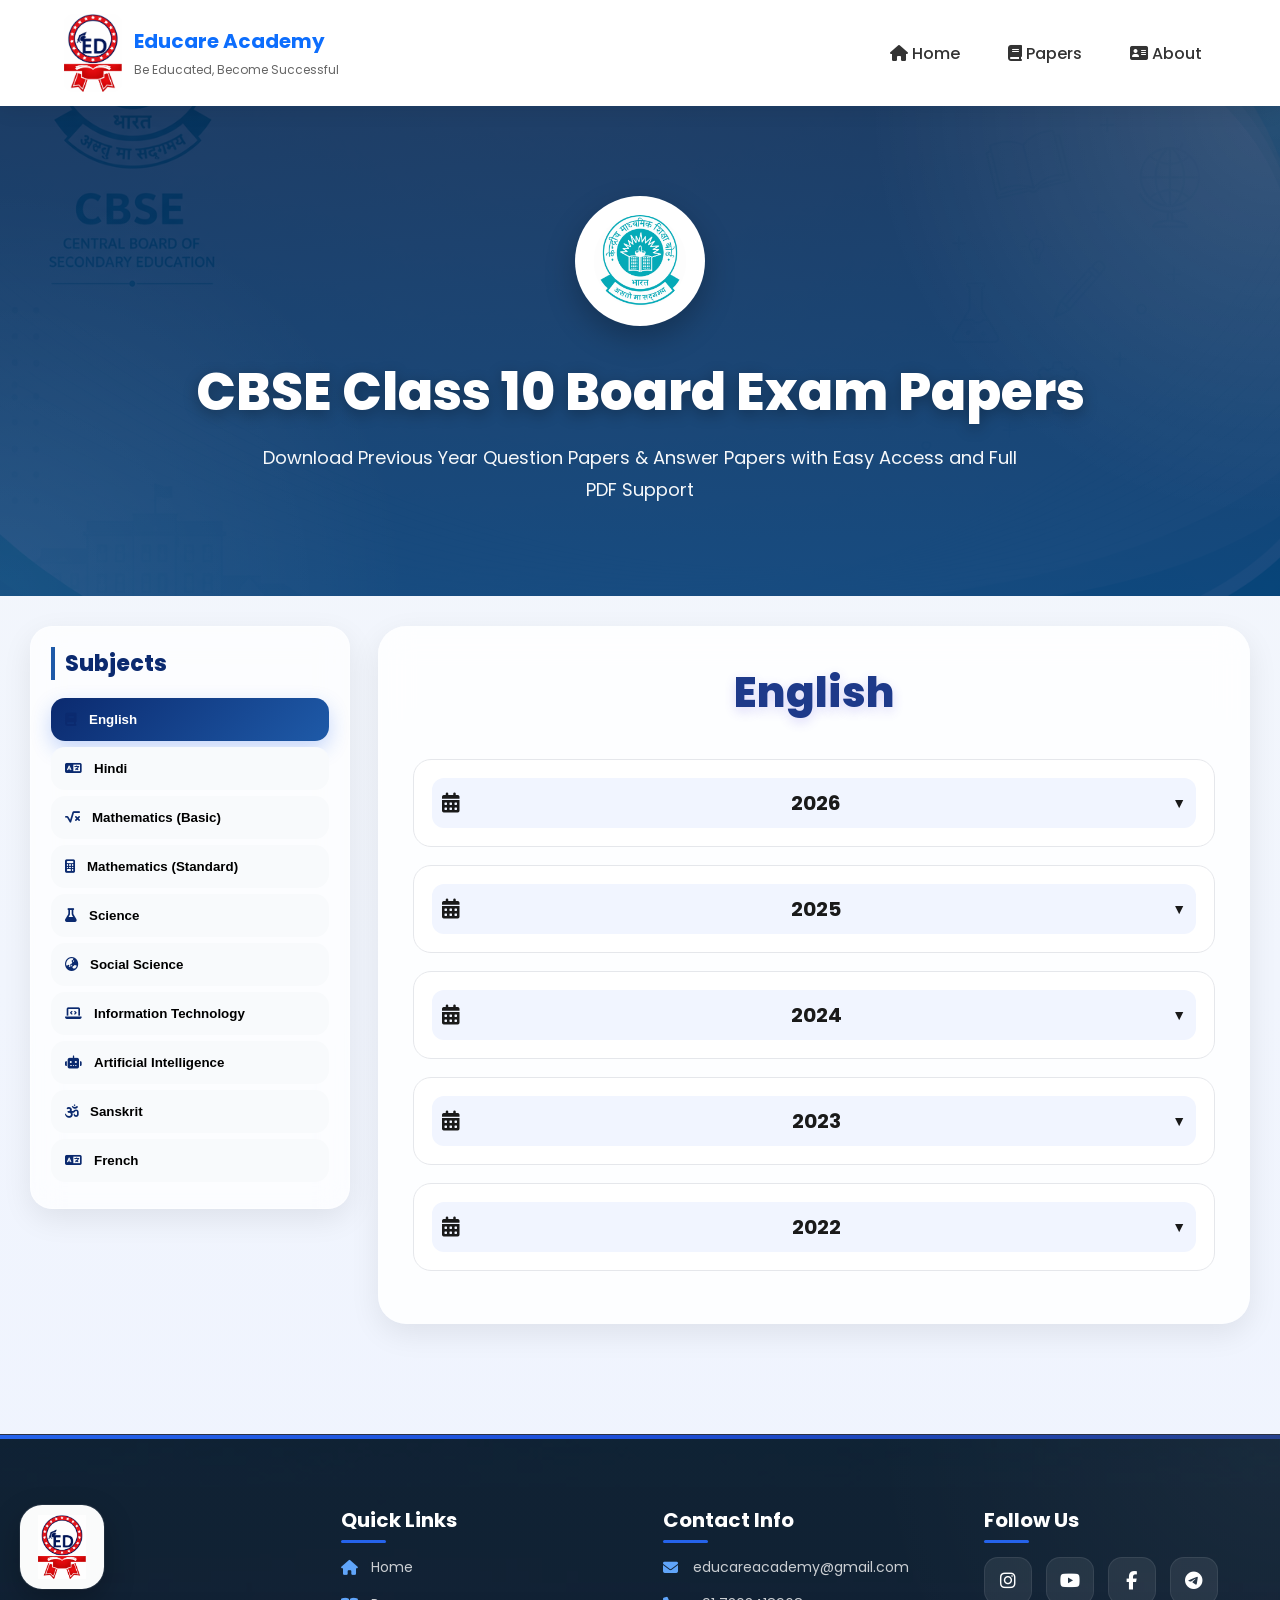
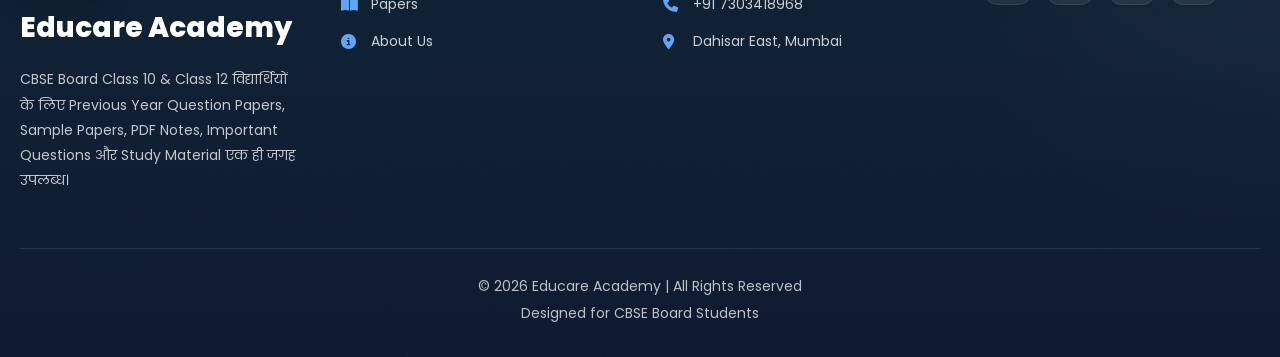
<file: CBSE Board.html>
<!DOCTYPE html>
<html lang="en">

<head>
    <meta charset="UTF-8" />
    <meta name="viewport" content="width=device-width, initial-scale=1.0" />
    <title>CBSE Board Exam Past Papers | CBSE Question Papers PDF | Educare Academy</title>
    <!-- SEO -->
    <meta name="description"
        content="Download CBSE Board exam previous year question papers with solutions, important questions, sample papers, and study material in PDF format. Free CBSE board papers for Class 10 and Class 12 students at Educare Academy." />

    <meta name="keywords"
        content="CBSE board papers, CBSE question papers, class 10 CBSE papers, class 12 CBSE papers, CBSE previous year papers PDF, CBSE board exam papers with solutions, CBSE sample papers, CBSE important questions, CBSE board exam preparation, Educare Academy" />

    <meta name="robots" content="index, follow" />
    <meta name="language" content="English" />
    <meta name="author" content="Ashish Kumbhar" />

    <!-- THEME COLOR -->
    <meta name="theme-color" content="#0d6efd" />

    <!-- FAVICON -->
    <link rel="icon" type="image/png" href="images/logo.png" />

    <!-- APPLE ICON -->
    <link rel="apple-touch-icon" href="images/logo.png" />

    <!-- OPEN GRAPH (SOCIAL SHARING) -->
    <meta property="og:title" content="CBSE Board Exam Past Papers | Educare Academy" />

    <meta property="og:description"
        content="Download CBSE Class 10 and Class 12 previous year question papers with solutions and PDFs for free." />

    <meta property="og:type" content="website" />
    <meta property="og:image" content="images/logo.png" />

    <!-- GOOGLE FONT -->
    <link rel="preconnect" href="https://fonts.googleapis.com" />
    <link rel="preconnect" href="https://fonts.gstatic.com" crossorigin />

    <link href="https://fonts.googleapis.com/css2?family=Poppins:wght@300;400;500;600;700&display=swap"
        rel="stylesheet" />

    <!-- FONT AWESOME -->
    <link rel="stylesheet" href="https://cdnjs.cloudflare.com/ajax/libs/font-awesome/6.6.0/css/all.min.css" />

    <!-- CUSTOM CSS -->
    <link rel="stylesheet" href="CBSE Board.css" />
</head>

<body>
    <!-- NAVBAR -->
    <header class="navbar">
        <a href="index.html" class="logo">
            <img src="images/logo.png" alt="Educare Academy Logo" />
            <div class="logo-text">
                <h2>Educare Academy</h2>
                <span>Be Educated, Become Successful</span>
            </div>
        </a>

        <!-- HAMBURGER -->
        <div class="menu-toggle" id="menuToggle" aria-label="Menu" aria-expanded="false">
            <span></span>
            <span></span>
            <span></span>
        </div>
        <!-- NAV LINKS -->
        <div class="nav-links" id="navLinks">
            <a href="index.html"><i class="fa fa-home"></i> Home</a>
            <a href="#papers"><i class="fa fa-book"></i> Papers</a>
            <a href="#footer"><i class="fa fa-address-card"></i> About</a>
        </div>
    </header>

    <!-- HERO -->
    <div class="hero">

        <!-- CBSE Board Image -->
        <img src="images/cbse-board.png" class="hero-board-img" alt="CBSE Board Logo">

        <h1>CBSE Class 10 Board Exam Papers</h1>

        <p>
            Download Previous Year Question Papers & Answer Papers
            with Easy Access and Full PDF Support
        </p>

    </div>

    <div class="container">
        <!-- SIDEBAR -->
        <div class="sidebar">
            <h3>Subjects</h3>

            <button onclick="loadData('English', this)" class="active">
                <i class="fa fa-book"></i> English
            </button>

            <button onclick="loadData('Hindi', this)">
                <i class="fa fa-language"></i> Hindi
            </button>

            <button onclick="loadData('Mathematics Basic', this)">
                <i class="fa fa-square-root-alt"></i> Mathematics (Basic)
            </button>

            <button onclick="loadData('Mathematics Standard', this)">
                <i class="fa fa-calculator"></i> Mathematics (Standard)
            </button>

            <button onclick="loadData('Science', this)">
                <i class="fa fa-flask"></i> Science
            </button>

            <button onclick="loadData('Social Science', this)">
                <i class="fa fa-globe-asia"></i> Social Science
            </button>

            <button onclick="loadData('Information Technology', this)">
                <i class="fa fa-laptop-code"></i> Information Technology
            </button>

            <button onclick="loadData('Artificial Intelligence', this)">
                <i class="fa fa-robot"></i> Artificial Intelligence
            </button>

            <button onclick="loadData('Sanskrit', this)">
                <i class="fa fa-om"></i> Sanskrit
            </button>

            <button onclick="loadData('French', this)">
                <i class="fa fa-language"></i> French
            </button>
        </div>

        <!-- CONTENT -->
        <div class="content" id="papers">
            <div class="paper-box" id="paperBox"></div>
        </div>

    </div>

    <!-- FOOTER -->
    <footer class="footer" id="footer">
        <div class="footer-content">

            <!-- BRAND -->
            <div class="footer-brand">
                <div class="footer-logo">
                    <img src="images/logo.png" alt="Educare Academy Logo">
                </div>

                <h2>Educare Academy</h2>

                <p>
                    CBSE Board Class 10 & Class 12 विद्यार्थियों के लिए
                    Previous Year Question Papers, Sample Papers,
                    PDF Notes, Important Questions और Study Material
                    एक ही जगह उपलब्ध।
                </p>
            </div>

            <!-- QUICK LINKS -->
            <div class="footer-links">
                <h3>Quick Links</h3>

                <a href="index.html">
                    <i class="fa-solid fa-house"></i>
                    Home
                </a>

                <a href="#papers">
                    <i class="fa-solid fa-book-open"></i>
                    Papers
                </a>

                <a href="#footer">
                    <i class="fa-solid fa-circle-info"></i>
                    About Us
                </a>
            </div>

            <!-- CONTACT -->
            <div class="footer-contact">
                <h3>Contact Info</h3>

                <a href="mailto:educareacademy@gmail.com">
                    <i class="fa-solid fa-envelope"></i>
                    educareacademy@gmail.com
                </a>

                <a href="tel:+917303418968">
                    <i class="fa-solid fa-phone"></i>
                    +91 7303418968
                </a>

                <a href="#">
                    <i class="fa-solid fa-location-dot"></i>
                    Dahisar East, Mumbai
                </a>
            </div>

            <!-- SOCIAL -->
            <div class="footer-social">
                <h3>Follow Us</h3>

                <div class="social-icons">
                    <a href="https://www.instagram.com/prajapati_ashish_21?utm_source=qr&igsh=MWJlMmxheTUxdzZxcg==">
                        <i class="fab fa-instagram"></i>
                    </a>

                    <a href="#">
                        <i class="fab fa-youtube"></i>
                    </a>

                    <a href="#">
                        <i class="fab fa-facebook-f"></i>
                    </a>

                    <a href="#">
                        <i class="fab fa-telegram"></i>
                    </a>
                </div>
            </div>
        </div>

        <!-- COPYRIGHT -->
        <div class="footer-bottom">
            <p>
                © 2026 Educare Academy | All Rights Reserved
            </p>

            <p>
                Designed for CBSE Board Students
            </p>
        </div>
    </footer>

    <script>
        const papers = {
            "English": generateSubjectData("english"),
            "Hindi": generateSubjectData("hindi"),
            "Mathematics Basic": generateSubjectData("maths-basic"),
            "Mathematics Standard": generateSubjectData("maths-standard"),
            "Science": generateSubjectData("science"),
            "Social Science": generateSubjectData("social-science"),
            "Information Technology": generateSubjectData("information-technology"),
            "Artificial Intelligence": generateSubjectData("artificial-intelligence"),
            "Sanskrit": generateSubjectData("sanskrit"),
            "French": generateSubjectData("french")
        };

        function generateSubjectData(subjectSlug) {
            const years = [2026, 2025, 2024, 2023, 2022];
            const data = {};

            years.forEach(year => {
                data[year] = {
                    zip: `zip/${subjectSlug}-${year}-cbse-class-10-question-papers.zip`
                };
            });

            return data;
        }

        // YEAR TOGGLE FUNCTION (IMPORTANT)
        function toggleYear(el) {
            const content = el.nextElementSibling;
            content.classList.toggle("open");

            // arrow rotate
            el.classList.toggle("active");
        }

        // LOAD DATA
        function loadData(subject, element = null) {
            const box = document.getElementById("paperBox");

            let html = `<h1 class="title">${subject}</h1>`;
            const data = papers[subject];

            if (!data) {
                box.innerHTML = `<h2 class="no-data">No Papers Available</h2>`;
                return;
            }

            const years = Object.keys(data).sort((a, b) => b - a);

            years.forEach((year, index) => {
                html += `
        <div class="year">

            <h2 onclick="toggleYear(this)">
                <i class="fa fa-calendar-alt"></i> ${year}
                <span class="arrow">▼</span>
            </h2>

           <div class="year-content">
                <a class="zip-btn" href="${data[year].zip}" download>
                    <i class="fa fa-file-archive"></i>
                    Download ZIP (${year})
                </a>
            </div>

        </div>
        `;
            });

            box.innerHTML = html;

            // ACTIVE BUTTON HANDLING
            document.querySelectorAll(".sidebar button").forEach(btn => {
                btn.classList.remove("active");
            });

            if (element) element.classList.add("active");
        }

        // AUTO LOAD ENGLISH
        window.onload = () => {
            const firstBtn = document.querySelector(".sidebar button");
            loadData("English", firstBtn);
        };
    </script>


    <script>

        const menuToggle = document.getElementById("menuToggle");
        const navLinks = document.getElementById("navLinks");

        menuToggle.addEventListener("click", () => {
            menuToggle.classList.toggle("active");
            navLinks.classList.toggle("active");

            const expanded = menuToggle.getAttribute("aria-expanded") === "true";
            menuToggle.setAttribute("aria-expanded", !expanded);
        });

        // close on click
        document.querySelectorAll(".nav-links a").forEach((link) => {
            link.addEventListener("click", () => {
                menuToggle.classList.remove("active");
                navLinks.classList.remove("active");
                menuToggle.setAttribute("aria-expanded", false);
            });
        });
    </script>

    <script src="js/disable.js"></script>
</body>

</html>
</file>
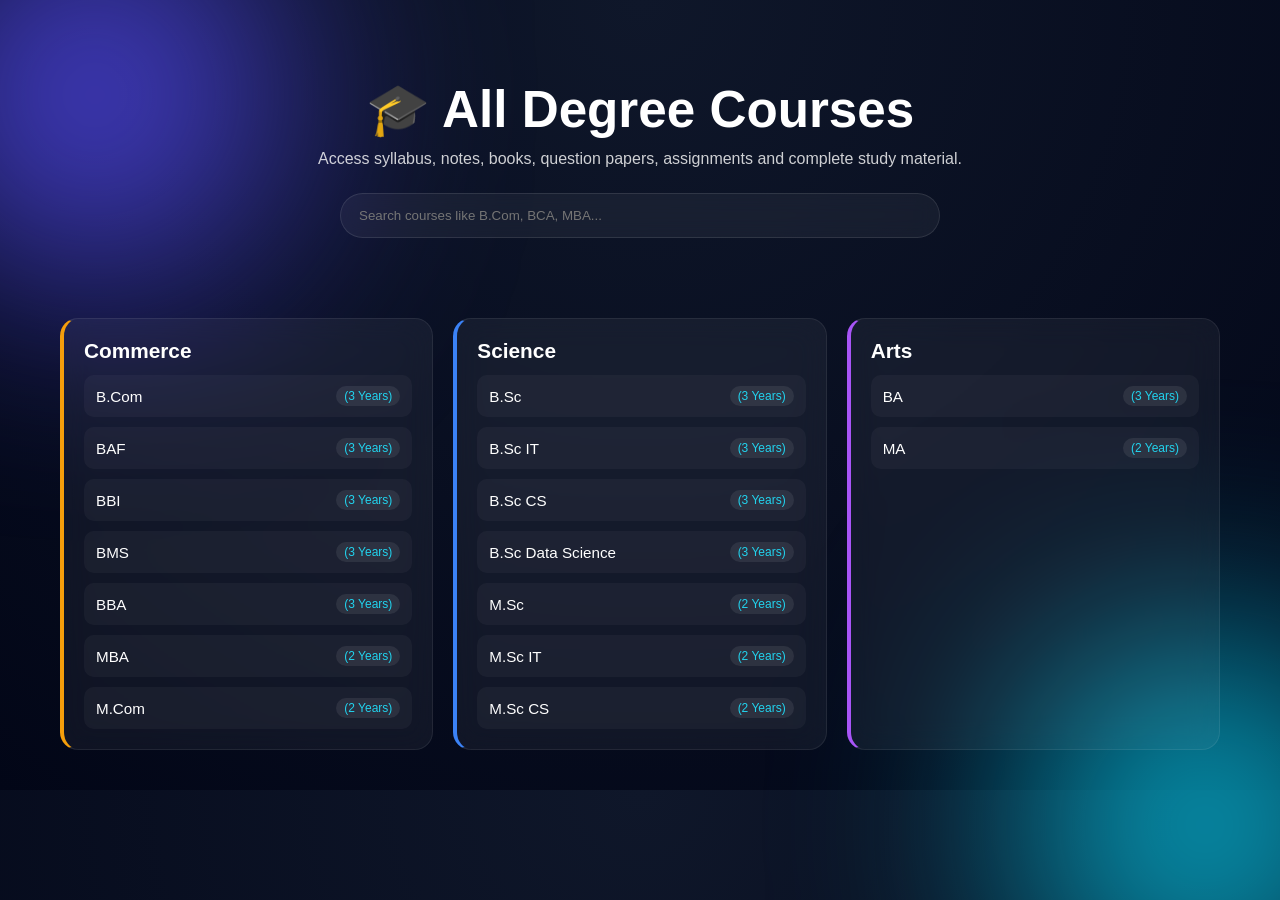
<file: degree-courses.html>
<!DOCTYPE html>
<html lang="en">

<head>
    <meta charset="UTF-8">
    <meta name="viewport" content="width=device-width, initial-scale=1.0">

    <title>All Degree Courses | Notes, Syllabus, Books</title>
    <meta name="description"
        content="Explore all Degree Courses like B.Com, B.Sc, BCA, MBA, Engineering, Medical with syllabus, notes, question papers and study material.">
    <meta name="keywords" content="degree courses, BCom, BSc, BCA, MBA, engineering courses, study material">
    <meta name="author" content="Degree Study Hub">

    <!-- Open Graph SEO -->
    <meta property="og:title" content="All Degree Courses">
    <meta property="og:description" content="Find syllabus, notes, books, question papers for all degree courses.">
    <meta property="og:type" content="website">

    <link rel="stylesheet" href="degree.css">
</head>

<body>

    <main>

        <!-- HEADER -->
        <section class="degree-header">
            <h1>🎓 All Degree Courses</h1>

            <p>
                Access syllabus, notes, books, question papers, assignments and complete study material.
            </p>

            <input type="text" id="courseSearch" placeholder="Search courses like B.Com, BCA, MBA...">
        </section>

        <!-- GRID -->
        <section class="degree-grid" id="courseGrid">

            <!-- Commerce -->
            <article class="degree-box" data-category="commerce">
                <h2>Commerce</h2>

                <a href="Degree/Commerce/bcom.html">B.Com <span class="year">(3 Years)</span></a>
                <a href="Degree/Commerce/baf.html">BAF <span class="year">(3 Years)</span></a>
                <a href="Degree/Commerce/bbi.html">BBI <span class="year">(3 Years)</span></a>
                <a href="Degree/Commerce/bms.html">BMS <span class="year">(3 Years)</span></a>
                <a href="Degree/Commerce/bba.html">BBA <span class="year">(3 Years)</span></a>
                <a href="Degree/Commerce/mba.html">MBA <span class="year">(2 Years)</span></a>
                <a href="Degree/Commerce/mcom.html">M.Com <span class="year">(2 Years)</span></a>
            </article>

            <!-- Science -->
            <article class="degree-box" data-category="science">
                <h2>Science</h2>

                <a href="Degree/Science/bsc.html">B.Sc <span class="year">(3 Years)</span></a>
                <a href="Degree/Science/bscit.html">B.Sc IT <span class="year">(3 Years)</span></a>
                <a href="Degree/Science/bsccs.html">B.Sc CS <span class="year">(3 Years)</span></a>
                <a href="Degree/Science/bscds.html">B.Sc Data Science <span class="year">(3 Years)</span></a>
                <a href="Degree/Science/msc.html">M.Sc <span class="year">(2 Years)</span></a>
                <a href="Degree/Science/mscit.html">M.Sc IT <span class="year">(2 Years)</span></a>
                <a href="Degree/Science/msccs.html">M.Sc CS <span class="year">(2 Years)</span></a>
            </article>

            <!-- Arts -->
            <article class="degree-box" data-category="arts">
                <h2>Arts</h2>

                <a href="Degree/Arts/ba.html">BA <span class="year">(3 Years)</span></a>
                <a href="Degree/Arts/ma.html">MA <span class="year">(2 Years)</span></a>
            </article>
        </section>

    </main>

    <script src="degree.js"></script>
    <script src="js/disable.js"></script>

</body>

</html>
</file>
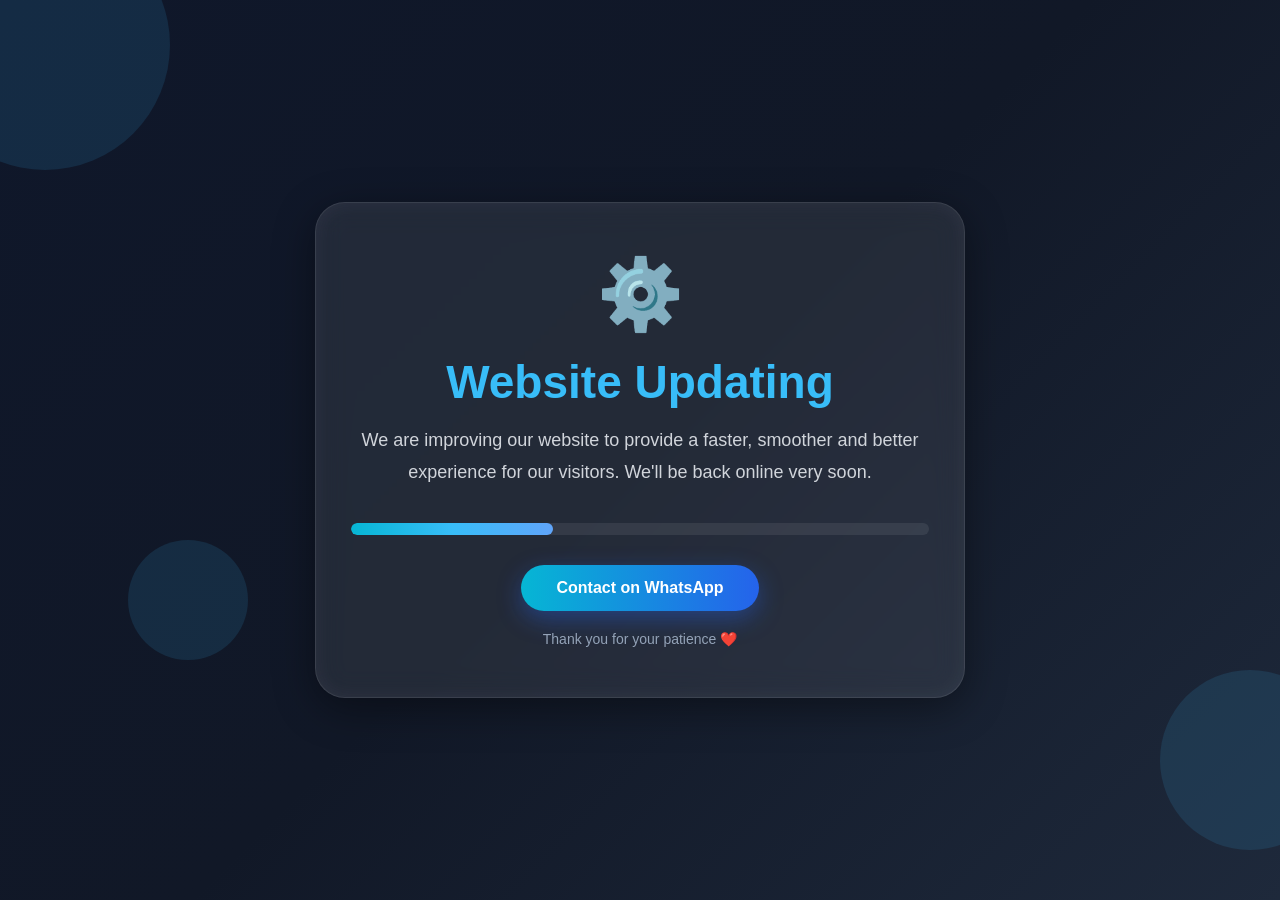
<file: Not.html>
<!DOCTYPE html>
<html lang="en">

<head>
    <meta charset="UTF-8">
    <meta name="viewport" content="width=device-width, initial-scale=1.0">
    <title>Website Updating</title>

    <style>
        * {
            margin: 0;
            padding: 0;
            box-sizing: border-box;
            font-family: "Segoe UI", sans-serif;
        }

        body {
            min-height: 100vh;
            display: flex;
            justify-content: center;
            align-items: center;
            padding: 20px;
            overflow: hidden;
            background: linear-gradient(135deg, #0f172a, #111827, #1e293b);
            position: relative;
        }

        /* Animated Background */

        .circle {
            position: absolute;
            border-radius: 50%;
            background: rgba(56, 189, 248, 0.12);
            animation: float 8s infinite ease-in-out;
        }

        .circle:nth-child(1) {
            width: 250px;
            height: 250px;
            top: -80px;
            left: -80px;
        }

        .circle:nth-child(2) {
            width: 180px;
            height: 180px;
            bottom: 50px;
            right: -60px;
            animation-delay: 2s;
        }

        .circle:nth-child(3) {
            width: 120px;
            height: 120px;
            top: 60%;
            left: 10%;
            animation-delay: 4s;
        }

        @keyframes float {

            0%,
            100% {
                transform: translateY(0px);
            }

            50% {
                transform: translateY(-25px);
            }
        }

        .container {
            width: 100%;
            max-width: 650px;
            text-align: center;
            padding: 50px 35px;
            color: white;

            background: rgba(255, 255, 255, 0.08);
            border: 1px solid rgba(255, 255, 255, 0.1);
            backdrop-filter: blur(15px);

            border-radius: 30px;
            box-shadow:
                0 10px 40px rgba(0, 0, 0, .4),
                inset 0 0 20px rgba(255, 255, 255, .05);

            animation: fadeIn 1s ease;
            position: relative;
            z-index: 10;
        }

        .logo {
            font-size: 70px;
            margin-bottom: 20px;
            animation: rotate 5s linear infinite;
        }

        h1 {
            font-size: clamp(28px, 5vw, 46px);
            margin-bottom: 15px;
            color: #38bdf8;
            font-weight: 700;
        }

        p {
            font-size: clamp(15px, 3vw, 18px);
            color: #d1d5db;
            line-height: 1.8;
            margin-bottom: 35px;
        }

        .loader {
            width: 100%;
            height: 12px;
            border-radius: 50px;
            overflow: hidden;
            background: rgba(255, 255, 255, 0.08);
            margin-bottom: 30px;
        }

        .loader span {
            display: block;
            width: 35%;
            height: 100%;
            border-radius: 50px;
            background: linear-gradient(90deg,
                    #06b6d4,
                    #38bdf8,
                    #60a5fa);
            animation: loading 2s infinite;
        }

        .btn {
            display: inline-block;
            padding: 14px 35px;
            border-radius: 50px;
            text-decoration: none;
            color: white;
            font-size: 16px;
            font-weight: 600;
            background: linear-gradient(90deg, #06b6d4, #2563eb);
            box-shadow: 0 8px 25px rgba(37, 99, 235, .4);
        }

        .status {
            margin-top: 20px;
            color: #94a3b8;
            font-size: 14px;
        }

        .dots::after {
            content: "";
            animation: dots 2s infinite;
        }

        @keyframes loading {
            0% {
                transform: translateX(-100%);
            }

            100% {
                transform: translateX(320%);
            }
        }

        @keyframes rotate {
            100% {
                transform: rotate(360deg);
            }
        }

        @keyframes fadeIn {
            from {
                opacity: 0;
                transform: translateY(25px);
            }

            to {
                opacity: 1;
                transform: translateY(0);
            }
        }

        @keyframes dots {
            0% {
                content: "";
            }

            25% {
                content: ".";
            }

            50% {
                content: "..";
            }

            75% {
                content: "...";
            }

            100% {
                content: "";
            }
        }

        @media (max-width: 600px) {
            .container {
                padding: 35px 20px;
                border-radius: 20px;
            }

            .logo {
                font-size: 55px;
            }

            .btn {
                width: 100%;
                padding: 14px;
            }
        }
    </style>
</head>

<body>

    <div class="circle"></div>
    <div class="circle"></div>
    <div class="circle"></div>

    <div class="container">

        <div class="logo">⚙️</div>

        <h1>Website Updating<span class="dots"></span></h1>

        <p>
            We are improving our website to provide a faster, smoother
            and better experience for our visitors.
            We'll be back online very soon.
        </p>

        <div class="loader">
            <span></span>
        </div>

        <a href="https://wa.me/917303418968?text=Hello%20I%20visited%20your%20website" class="btn">
            Contact on WhatsApp
        </a>

        <div class="status">
            Thank you for your patience ❤️
        </div>

    </div>

    <script src="js/disable.js"></script>
</body>

</html>
</file>
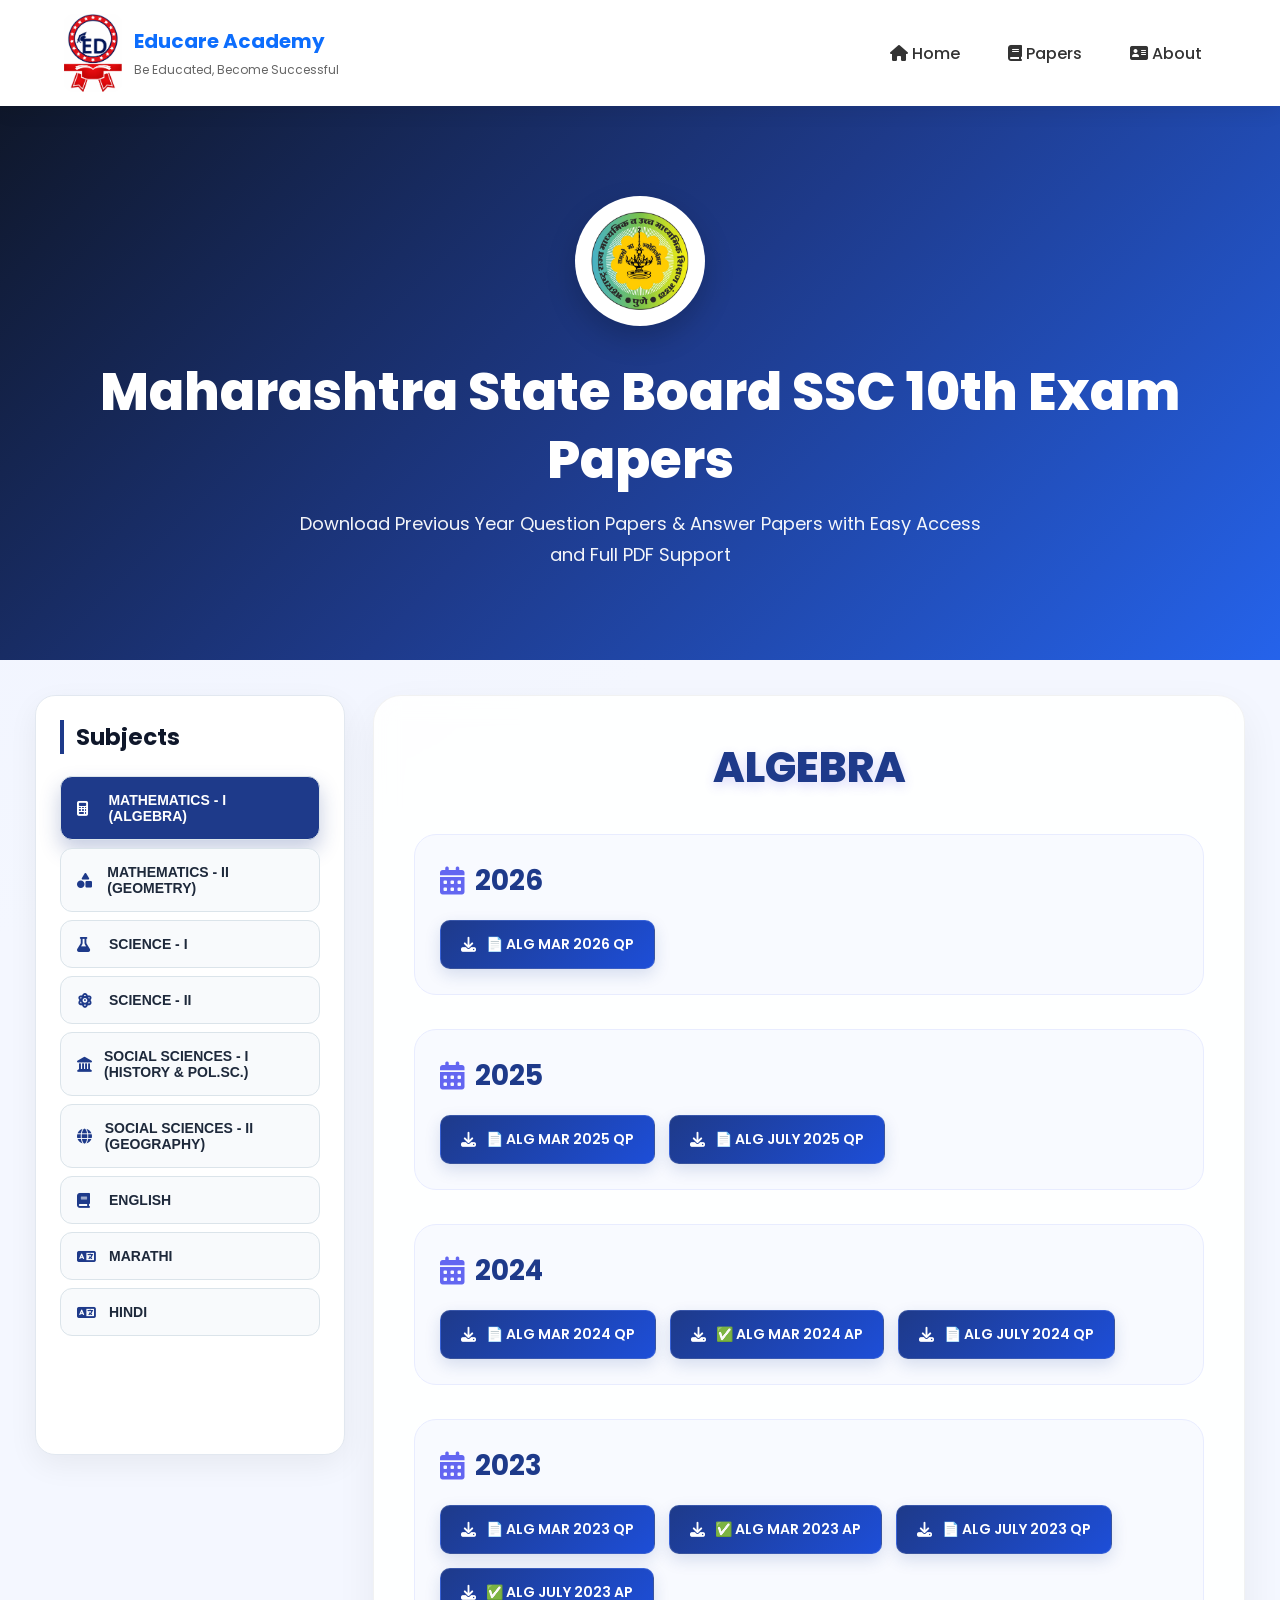
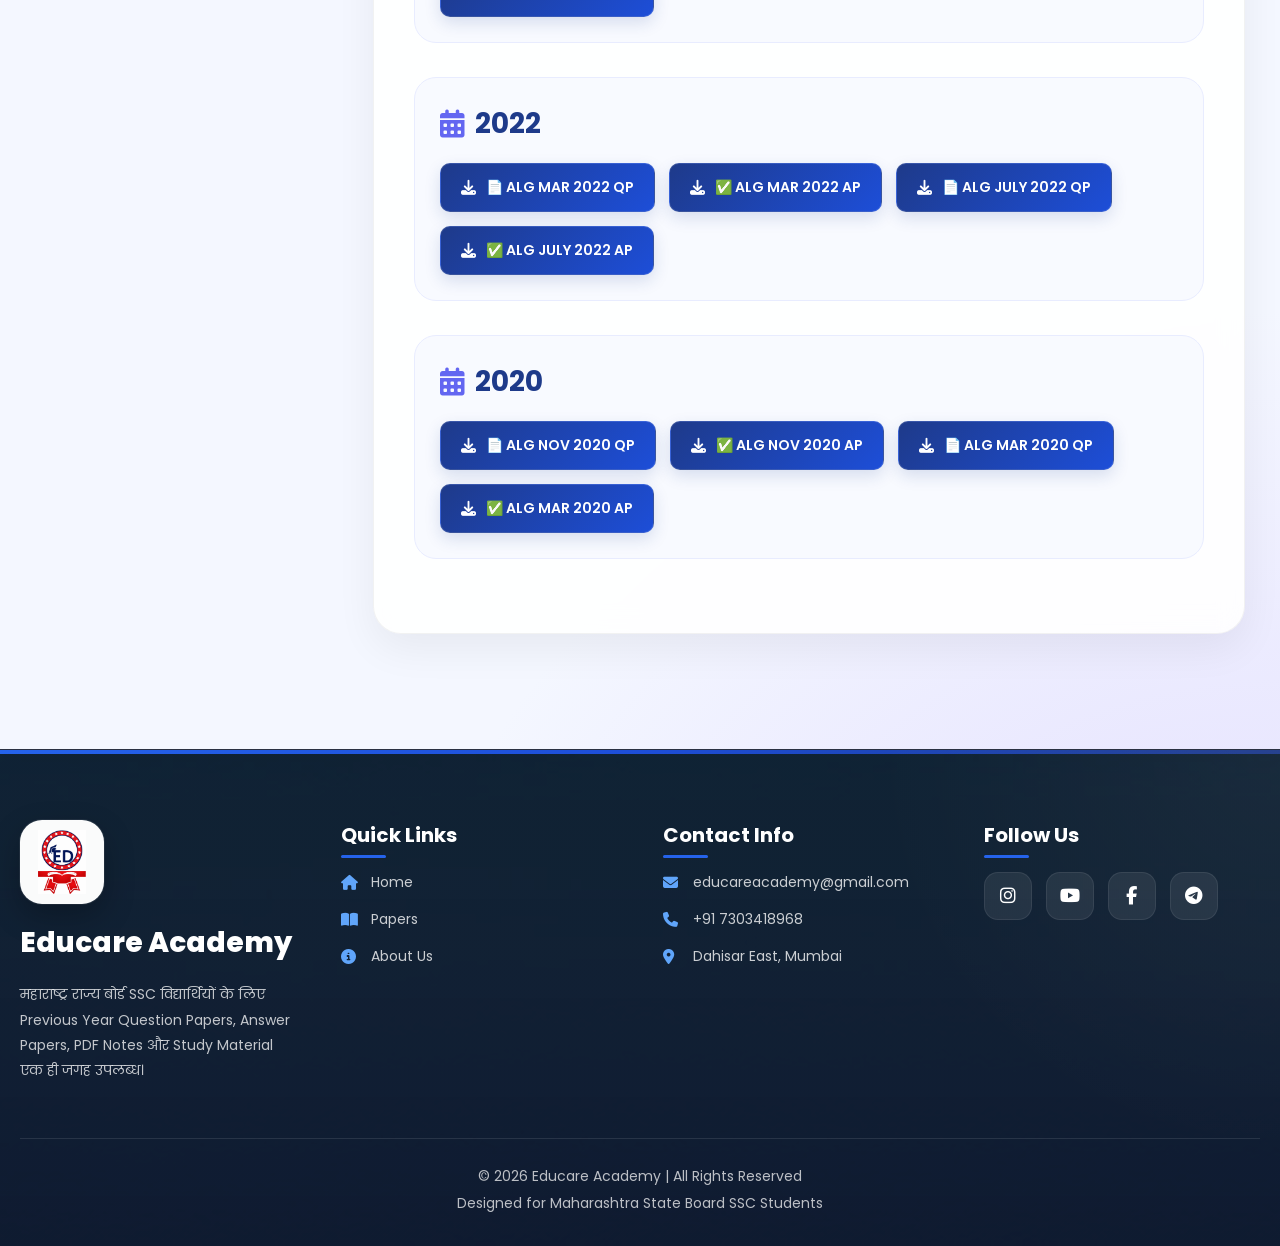
<file: SSC Board.html>
<!DOCTYPE html>
<html lang="en">

<head>
    <meta charset="UTF-8" />
    <meta name="viewport" content="width=device-width, initial-scale=1.0" />
    <title>SSC Board Exam Past Papers | Maharashtra SSC Question Papers PDF | Educare Academy</title>

    <!-- SEO -->
    <meta name="description"
        content="Download Maharashtra SSC Board exam previous year question papers with solutions, important questions, model papers, and study material in PDF format. Free SSC board papers for Class 10 students at Educare Academy." />

    <meta name="keywords"
        content="SSC board papers, Maharashtra SSC question papers, class 10 SSC papers, SSC previous year papers PDF, SSC board exam papers with solutions, SSC model papers, class 10 board exam preparation, SSC important questions, Maharashtra board SSC, Educare Academy" />
    <meta name="robots" content="index, follow">
    <meta name="language" content="English">
    <meta name="author" content="Ashish Kumbhar" />

    <!-- THEME COLOR -->
    <meta name="theme-color" content="#0d6efd" />

    <!-- FAVICON -->
    <link rel="icon" type="image/png" href="images/logo.png" />

    <!-- APPLE ICON -->
    <link rel="apple-touch-icon" href="images/logo.png" />

    <!-- OPEN GRAPH (SOCIAL SHARING) -->
    <meta property="og:title" content="SSC Board Exam Past Papers | Educare Academy" />
    <meta property="og:description"
        content="Download Maharashtra SSC Class 10 previous year question papers with solutions and PDFs for free." />
    <meta property="og:type" content="website" />
    <meta property="og:image" content="images/logo.png" />

    <!-- GOOGLE FONT -->
    <link rel="preconnect" href="https://fonts.googleapis.com" />
    <link rel="preconnect" href="https://fonts.gstatic.com" crossorigin />

    <link href="https://fonts.googleapis.com/css2?family=Poppins:wght@300;400;500;600;700&display=swap"
        rel="stylesheet" />

    <!-- FONT AWESOME -->
    <link rel="stylesheet" href="https://cdnjs.cloudflare.com/ajax/libs/font-awesome/6.6.0/css/all.min.css" />

    <!-- CSS -->
    <link rel="stylesheet" href="css/SSC Board.css" />
</head>

<body>
    <!-- NAVBAR -->
    <header class="navbar">
        <a href="index.html" class="logo">
            <img src="images/logo.png" alt="Educare Academy Logo" />
            <div class="logo-text">
                <h2>Educare Academy</h2>
                <span>Be Educated, Become Successful</span>
            </div>
        </a>

        <!-- HAMBURGER -->
        <div class="menu-toggle" id="menuToggle" aria-label="Menu" aria-expanded="false">
            <span></span>
            <span></span>
            <span></span>
        </div>

        <!-- NAV LINKS -->
        <div class="nav-links" id="navLinks">
            <a href="index.html"><i class="fa fa-home"></i> Home</a>
            <a href="#papers"><i class="fa fa-book"></i> Papers</a>
            <a href="#footer"><i class="fa fa-address-card"></i> About</a>
        </div>
    </header>

    <!-- HERO -->
    <div class="hero">

        <!-- Maharashtra Board Image -->
        <img src="images/maharashtra-board.png" class="hero-board-img" alt="Maharashtra State Board Logo">
        <h1>Maharashtra State Board SSC 10th Exam Papers</h1>
        <p>
            Download Previous Year Question Papers & Answer Papers
            with Easy Access and Full PDF Support
        </p>
    </div>
    <div class="container">
        <!-- SIDEBAR -->
        <div class="sidebar">
            <h3>Subjects</h3>
            <button onclick="loadData('Algebra', this)" class="active"><i class="fa fa-calculator"></i> MATHEMATICS - I
                (ALGEBRA)</button>
            <button onclick="loadData('Geometry', this)"><i class="fa fa-shapes"></i> MATHEMATICS - II
                (GEOMETRY)</button>
            <button onclick="loadData('Science I', this)"><i class="fa fa-flask"></i> SCIENCE - I</button>
            <button onclick="loadData('Science II', this)"><i class="fa fa-atom"></i> SCIENCE - II</button>
            <button onclick="loadData('History', this)"><i class="fa fa-landmark"></i> SOCIAL SCIENCES - I (HISTORY &
                POL.SC.)</button>
            <button onclick="loadData('Geography', this)"><i class="fa fa-globe"></i> SOCIAL SCIENCES - II
                (GEOGRAPHY)</button>
            <button onclick="loadData('English', this)"><i class="fa fa-book"></i> ENGLISH</button>
            <button onclick="loadData('Marathi', this)"><i class="fa fa-language"></i> MARATHI</button>
            <button onclick="loadData('Hindi', this)"><i class="fa fa-language"></i> HINDI</button>

        </div>
        <!-- CONTENT -->
        <div class="content" id="papers">
            <div class="paper-box" id="paperBox"></div>
        </div>
    </div>

    <!-- FOOTER -->
    <footer class="footer" id="footer">
        <div class="footer-content">

            <!-- BRAND -->
            <div class="footer-brand">
                <div class="footer-logo">
                    <img src="images/logo.png" alt="Educare Academy Logo">
                </div>
                <h2>Educare Academy</h2>
                <p>
                    महाराष्ट्र राज्य बोर्ड SSC विद्यार्थियों के लिए Previous Year Question Papers,
                    Answer Papers, PDF Notes और Study Material एक ही जगह उपलब्ध।
                </p>
            </div>

            <!-- QUICK LINKS -->
            <div class="footer-links">
                <h3>Quick Links</h3>
                <a href="index.html">
                    <i class="fa-solid fa-house"></i>
                    Home
                </a>
                <a href="#papers">
                    <i class="fa-solid fa-book-open"></i>
                    Papers
                </a>
                <a href="#footer">
                    <i class="fa-solid fa-circle-info"></i>
                    About Us
                </a>
            </div>

            <!-- CONTACT -->
            <div class="footer-contact">
                <h3>Contact Info</h3>
                <a href="mailto:educareacademy@gmail.com">
                    <i class="fa-solid fa-envelope"></i>
                    educareacademy@gmail.com
                </a>
                <a href="tel:+917303418968">
                    <i class="fa-solid fa-phone"></i>
                    +91 7303418968
                </a>
                <a href="#">
                    <i class="fa-solid fa-location-dot"></i>
                    Dahisar East, Mumbai
                </a>
            </div>

            <!-- SOCIAL -->
            <div class="footer-social">
                <h3>Follow Us</h3>
                <div class="social-icons">
                    <a href="#">
                        <i class="fab fa-instagram"></i>
                    </a>
                    <a href="#">
                        <i class="fab fa-youtube"></i>
                    </a>
                    <a href="#">
                        <i class="fab fa-facebook-f"></i>
                    </a>
                    <a href="#">
                        <i class="fab fa-telegram"></i>
                    </a>
                </div>
            </div>
        </div>

        <!-- COPYRIGHT -->
        <div class="footer-bottom">
            <p>
                © 2026 Educare Academy | All Rights Reserved
            </p>
            <p>
                Designed for Maharashtra State Board SSC Students
            </p>
        </div>
    </footer>
    <script>
        const papers = {
            "Algebra": {
                2026: [
                    { name: "ALG MAR 2026 QP", file: "pdf/algebra-mar-2026-qp.pdf" },
                ],

                2025: [
                    { name: "ALG MAR 2025 QP", file: "pdf/algebra-mar-2025-qp.pdf" },
                    { name: "ALG JULY 2025 QP", file: "pdf/algebra-jul-2025-qp.pdf" }
                ],

                2024: [
                    { name: "ALG MAR 2024 QP", file: "pdf/algebra-mar-2024-qp.pdf" },
                    { name: "ALG MAR 2024 AP", file: "pdf/algebra-mar-2024-ap.pdf" },
                    { name: "ALG JULY 2024 QP", file: "pdf/algebra-jul-2024-qp.pdf" }
                ],

                2023: [
                    { name: "ALG MAR 2023 QP", file: "pdf/algebra-mar-2023-qp.pdf" },
                    { name: "ALG MAR 2023 AP", file: "pdf/algebra-mar-2023-ap.pdf" },
                    { name: "ALG JULY 2023 QP", file: "pdf/algebra-july-2023-qp.pdf" },
                    { name: "ALG JULY 2023 AP", file: "pdf/algebra-july-2023-ap.pdf" }
                ],

                2022: [
                    { name: "ALG MAR 2022 QP", file: "pdf/algebra-mar-2022-qp.pdf" },
                    { name: "ALG MAR 2022 AP", file: "pdf/algebra-mar-2022-ap.pdf" },
                    { name: "ALG JULY 2022 QP", file: "pdf/algebra-aug-2022-qp.pdf" },
                    { name: "ALG JULY 2022 AP", file: "pdf/algebra-aug-2022-ap.pdf" }

                ],

                2020: [
                    { name: "ALG NOV 2020 QP", file: "pdf/algebra-nov-2020-qp.pdf" },
                    { name: "ALG NOV 2020 AP", file: "pdf/algebra-nov-2020-ap.pdf" },
                    { name: "ALG MAR 2020 QP", file: "pdf/algebra-mar-2020-qp.pdf" },
                    { name: "ALG MAR 2020 AP", file: "pdf/algebra-mar-2020-ap.pdf" }
                ]
            },

            "Geometry": {
                2026: [
                    { name: "GEOM MAR 2026 QP", file: "pdf/geom-mar-2026-qp.pdf" },
                ],

                2025: [
                    { name: "GEOM MAR 2025 QP", file: "pdf/geom-mar-2025-qp.pdf" },
                    { name: "GEOM JULY 2025 QP", file: "pdf/geom-jul-2025-qp.pdf" }
                ],

                2024: [
                    { name: "GEOM MAR 2024 QP", file: "pdf/geom-mar-2024-qp.pdf" },
                    { name: "GEOM MAR 2024 AP", file: "pdf/geom-mar-2024-ap.pdf" },
                    { name: "GEOM JULY 2024 QP", file: "pdf/geom-jul-2024-qp.pdf" }
                ],

                2023: [
                    { name: "GEOM MAR 2023 QP", file: "pdf/geom-mar-2023-qp.pdf" },
                    { name: "GEOM MAR 2023 AP", file: "pdf/geom-mar-2023-ap.pdf" },
                    { name: "GEOM JUL 2023 QP", file: "pdf/geom-jul-2023-qp.pdf" },
                    { name: "GEOM JUL 2023 AP", file: "pdf/geom-jul-2023-ap.pdf" },
                ],

                2022: [
                    { name: "GEOM MAR 2022 QP", file: "pdf/geom-mar-2022-qp.pdf" },
                    { name: "GEOM MAR 2022 AP", file: "pdf/geom-mar-2022-ap.pdf" },
                    { name: "GEOM JULY 2022 QP", file: "pdf/geom-aug-2022-qp.pdf" },
                    { name: "GEOM JULY 2022 AP", file: "pdf/geom-aug-2022-ap.pdf" }

                ],

                2020: [
                    { name: "GEOM NOV 2020 QP", file: "pdf/geom-nov-2020-qp.pdf" },
                    { name: "GEOM NOV 2020 AP", file: "pdf/geom-nov-2020-ap.pdf" },
                    { name: "GEOM MAR 2020 QP", file: "pdf/geom-mar-2020-qp.pdf" },
                    { name: "GEOM MAR 2020 AP", file: "pdf/geom-mar-2020-ap.pdf" }
                ]
            },

            "Science I": {
                2026: [
                    { name: "SCI 1 MAR 2026 QP", file: "pdf/sci1-mar-2026-qp.pdf" },
                ],

                2025: [
                    { name: "SCI 1 MAR 2025 QP", file: "pdf/sci1-mar-2025-qp.pdf" },
                    { name: "SCI 1 JULY 2025 QP", file: "pdf/sci1-jul-2025-qp.pdf" }
                ],

                2024: [
                    { name: "SCI 1 MAR 2024 QP", file: "pdf/sci1-mar-2024-qp.pdf" },
                    { name: "SCI 1 JULY 2024 QP", file: "pdf/sci1-jul-2024-qp.pdf" }

                ],

                2023: [
                    { name: "SCI 1 MAR 2023 QP", file: "pdf/sci1-mar-2023-qp.pdf" },
                    { name: "SCI 1 MAR 2023 AP", file: "pdf/sci1-mar-2023-ap.pdf" },
                    { name: "SCI 1 JUL 2023 QP", file: "pdf/sci1-jul-2023-qp.pdf" },
                    { name: "SCI 1 JUL 2023 AP", file: "pdf/sci1-jul-2023-ap.pdf" },
                ],

                2022: [
                    { name: "SCI 1 MAR 2022 QP", file: "pdf/sci1-mar-2022-qp.pdf" },
                    { name: "SCI 1 MAR 2022 AP", file: "pdf/sci1-mar-2022-ap.pdf" },
                    { name: "SCI 1 JULY 2022 QP", file: "pdf/sci1-aug-2022-qp.pdf" },
                    { name: "SCI 1 JULY 2022 AP", file: "pdf/sci1-aug-2022-ap.pdf" }

                ],

                2020: [
                    { name: "SCI 1 DEC 2020 QP", file: "pdf/sci1-dec-2020-qp.pdf" },
                    { name: "SCI 1 DEC 2020 AP", file: "pdf/sci1-dec-2020-ap.pdf" },
                    { name: "SCI 1 MAR 2020 QP", file: "pdf/sci1-mar-2020-qp.pdf" },
                    { name: "SCI 1 MAR 2020 AP", file: "pdf/sci1-mar-2020-ap.pdf" }
                ]
            },


            "Science II": {
                2026: [
                    { name: "SCI 2 MAR 2026 QP", file: "pdf/sci2-mar-2026-qp.pdf" },
                ],
                2025: [
                    { name: "SCI 2 MAR 2025 QP", file: "pdf/sci2-mar-2025-qp.pdf" },
                    { name: "SCI 2 JULY 2025 QP", file: "pdf/sci2-jul-2025-qp.pdf" }
                ],

                2024: [
                    { name: "SCI 2 MAR 2024 QP", file: "pdf/sci2-mar-2024-qp.pdf" },
                    { name: "SCI 2 MAR 2024 AP", file: "pdf/sci2-mar-2024-ap.pdf" },
                    { name: "SCI 2 JULY 2024 QP", file: "pdf/sci2-jul-2024-qp.pdf" }
                ],

                2023: [
                    { name: "SCI 2 MAR 2023 QP", file: "pdf/sci2-mar-2023-qp.pdf" },
                    { name: "SCI 2 MAR 2023 AP", file: "pdf/sci2-mar-2023-ap.pdf" },
                    { name: "SCI 2 JUL 2023 QP", file: "pdf/sci2-jul-2023-qp.pdf" },
                    { name: "SCI 2 JUL 2023 AP", file: "pdf/sci2-jul-2023-ap.pdf" },
                ],

                2022: [
                    { name: "SCI 2 MAR 2022 QP", file: "pdf/sci2-mar-2022-qp.pdf" },
                    { name: "SCI 2 MAR 2022 AP", file: "pdf/sci2-mar-2022-ap.pdf" },
                    { name: "SCI 2 JULY 2022 QP", file: "pdf/sci2-aug-2022-qp.pdf" },
                    { name: "SCI 2 JULY 2022 AP", file: "pdf/sci2-aug-2022-ap.pdf" }

                ],

                2020: [
                    { name: "SCI 2 DEC 2020 QP", file: "pdf/sci2-dec-2020-qp.pdf" },
                    { name: "SCI 2 DEC 2020 AP", file: "pdf/sci2-dec-2020-ap.pdf" },
                    { name: "SCI 2 MAR 2020 QP", file: "pdf/sci2-mar-2020-qp.pdf" },
                    { name: "SCI 2 MAR 2020 AP", file: "pdf/sci2-mar-2020-ap.pdf" }
                ]
            },

            "History": {
                2026: [
                    { name: "HIS MAR 2026 QP", file: "pdf/his-mar-2026-qp.pdf" },
                ],
                2025: [
                    { name: "HIS MAR 2025 QP", file: "pdf/his-mar-2025-qp.pdf" },
                    { name: "HIS JULY 2025 QP", file: "pdf/his-july-2025-qp.pdf" }
                ],

                2024: [
                    { name: "HIS MAR 2024 QP", file: "pdf/his-mar-2024-qp.pdf" },
                    { name: "HIS MAR 2024 AP", file: "pdf/his-mar-2024-ap.pdf" },
                    { name: "HIS JULY 2024 QP", file: "pdf/his-july-2024-qp.pdf" }
                ],

                2023: [
                    { name: "HIS MAR 2023 QP", file: "pdf/his-mar-2023-qp.pdf" },
                    { name: "HIS MAR 2023 AP", file: "pdf/his-mar-2023-ap.pdf" },
                    { name: "HIS JULY 2023 QP", file: "pdf/his-july-2023-qp.pdf" },
                    { name: "HIS JULY 2023 AP", file: "pdf/his-july-2023-ap.pdf" },
                ],

                2022: [
                    { name: "HIS MAR 2022 QP", file: "pdf/his-mar-2022-qp.pdf" },
                    { name: "HIS MAR 2022 AP", file: "pdf/his-mar-2022-ap.pdf" },
                    { name: "HIS JULY 2022 QP", file: "pdf/his-aug-2022-qp.pdf" },
                    { name: "HIS JULY 2022 AP", file: "pdf/his-aug-2022-ap.pdf" }

                ],

                2020: [
                    { name: "HIS DEC 2020 QP", file: "pdf/his-dec-2020-qp.pdf" },
                    { name: "HIS DEC 2020 AP", file: "pdf/his-dec-2020-ap.pdf" },
                    { name: "HIS MAR 2020 QP", file: "pdf/his-mar-2020-qp.pdf" },
                    { name: "HIS MAR 2020 AP", file: "pdf/his-mar-2020-ap.pdf" }
                ]
            },

            "Geography": {
                2026: [
                    { name: "GEOG MAR 2026 QP", file: "pdf/geog-mar-2026-qp.pdf" },
                ],

                2025: [
                    { name: "GEOG MAR 2025 QP", file: "pdf/geog-mar-2025-qp.pdf" },
                    { name: "GEOG JULY 2025 QP", file: "pdf/geog-jul-2025-qp.pdf" }
                ],

                2024: [
                    { name: "GEOG MAR 2024 QP", file: "pdf/geog-mar-2024-qp.pdf" },
                    { name: "GEOG MAR 2024 AP", file: "pdf/geog-mar-2024-ap.pdf" },
                    { name: "GEOG JULY 2024 QP", file: "pdf/geog-jul-2024-qp.pdf" }
                ],

                2023: [
                    { name: "GEOG MAR 2023 QP", file: "pdf/geog-mar-2023-qp.pdf" },
                    { name: "GEOG MAR 2023 AP", file: "pdf/geog-mar-2023-ap.pdf" },
                    { name: "GEOG JUL 2023 QP", file: "pdf/geog-jul-2023-qp.pdf" },
                    { name: "GEOG JUL 2023 AP", file: "pdf/geog-jul-2023-ap.pdf" },
                ],

                2022: [
                    { name: "GEOG MAR 2022 QP", file: "pdf/geog-mar-2022-qp.pdf" },
                    { name: "GEOG MAR 2022 AP", file: "pdf/geog-mar-2022-ap.pdf" },
                    { name: "GEOG JULY 2022 QP", file: "pdf/geog-aug-2022-qp.pdf" },
                    { name: "GEOG JULY 2022 AP", file: "pdf/geog-aug-2022-ap.pdf" }

                ],

                2020: [
                    { name: "GEOG DEC 2020 QP", file: "pdf/geog-dec-2020-qp.pdf" },
                    { name: "GEOG DEC 2020 AP", file: "pdf/geog-dec-2020-ap.pdf" },
                ]
            },


            "English": {
                2026: [
                    { name: "ENG MAR 2026 QP", file: "pdf/eng-mar-2026-qp.pdf" },
                ],

                2025: [
                    { name: "ENG MARCH 2025 QP", file: "pdf/eng-mar-2025-qp.pdf" },
                    { name: "ENG JULY 2025 QP", file: "pdf/eng-jul-2025-qp.pdf" }
                ],

                2024: [
                    { name: "ENG MAR 2024 QP", file: "pdf/eng-mar-2024-qp.pdf" },
                    { name: "ENG MARCH 2024 AP", file: "pdf/eng-mar-2024-ap.pdf" },
                    { name: "ENG JULY 2024 QP", file: "pdf/eng-jul-2024-qp.pdf" }
                ],

                2023: [
                    { name: "ENG MAR 2023 QP", file: "pdf/eng-mar-2023-qp.pdf" },
                    { name: "ENG MAR 2023 AP", file: "pdf/eng-mar-2023-ap.pdf" },
                    { name: "ENG JUL 2023 QP", file: "pdf/eng-jul-2023-qp.pdf" },
                    { name: "ENG JUL 2023 AP", file: "pdf/eng-jul-2023-ap.pdf" },
                ],

                2022: [
                    { name: "ENG MAR 2022 QP", file: "pdf/eng-mar-2022-qp.pdf" },
                    { name: "ENG MAR 2022 AP", file: "pdf/eng-mar-2022-ap.pdf" },
                    { name: "ENG JULY 2022 QP", file: "pdf/eng-aug-2022-qp.pdf" },
                    { name: "ENG JULY 2022 AP", file: "pdf/eng-aug-2022-ap.pdf" },
                ],

                2020: [
                    { name: "ENG DEC 2020 QP", file: "pdf/eng-dec-2020-qp.pdf" },
                    { name: "ENG DEC 2020 AP", file: "pdf/eng-dec-2020-ap.pdf" },
                    { name: "ENG MARCH 2020 QP", file: "pdf/eng-mar-2020-qp.pdf" },
                    { name: "ENG MARCH 2020 AP", file: "pdf/eng-mar-2020-ap.pdf" }
                ]
            },


            "Marathi": {
                2026: [
                    { name: "MARATHI MAR 2026 QP", file: "pdf/marathi-mar-2026-qp.pdf" },
                ],
                2025: [
                    { name: "MARATHI MAR 2025 QP", file: "pdf/marathi-mar-2025-qp.pdf" },
                    { name: "MARATHI JULY 2025 QP", file: "pdf/marathi-july-2025-qp.pdf" }
                ],

                2024: [
                    { name: "MARATHI MAR 2024 QP", file: "pdf/marathi-mar-2024-qp.pdf" },
                    { name: "MARATHI JULY 2024 QP", file: "pdf/marathi-july-2024-qp.pdf" }
                ],

                2023: [
                    { name: "MARATHI MAR 2023 QP", file: "pdf/marathi-mar-2023-qp.pdf" },
                    { name: "MARATHI MAR 2023 AP", file: "pdf/marathi-mar-2023-ap.pdf" },
                    { name: "MARATHI JULY 2023 QP", file: "pdf/marathi-july-2023-qp.pdf" },
                    { name: "MARATHI JULY 2023 AP", file: "pdf/marathi-july-2023-ap.pdf" },
                ],

                2022: [
                    { name: "MARATHI MAR 2022 QP", file: "pdf/marathi-mar-2022-qp.pdf" },
                    { name: "MARATHI MAR 2022 AP", file: "pdf/marathi-mar-2022-ap.pdf" },
                    { name: "MARATHI JULY 2022 QP", file: "pdf/marathi-july-2022-qp.pdf" },
                    { name: "MARATHI JULY 2022 AP", file: "pdf/marathi-july-2022-ap.pdf" }

                ],

                2020: [
                    { name: "MARATHI NOV 2020 QP", file: "pdf/marathi-nov-2020-qp.pdf" },
                    { name: "MARATHI NOV 2020 AP", file: "pdf/marathi-nov-2020-ap.pdf" },
                    { name: "MARATHI MAR 2020 QP", file: "pdf/marathi-mar-2020-qp.pdf" },
                    { name: "MARATHI MAR 2020 AP", file: "pdf/marathi-mar-2020-ap.pdf" }
                ]
            },

            "Hindi": {
                2026: [
                    { name: "HINDI MAR 2026 QP", file: "pdf/hindi-mar-2026-qp.pdf" },
                ],
                2025: [
                    { name: "HINDI MAR 2025 QP", file: "pdf/hindi-mar-2025-qp.pdf" },
                    { name: "HINDI JULY 2025 QP", file: "pdf/hindi-jul-2025-qp.pdf" }
                ],

                2024: [
                    { name: "HINDI MAR 2024 QP", file: "pdf/hindi-mar-2024-qp.pdf" },
                    { name: "HINDI MAR 2024 AP", file: "pdf/hindi-mar-2024-ap.pdf" },
                    { name: "HINDI JULY 2024 QP", file: "pdf/hindi-jul-2024-qp.pdf" }
                ],

                2023: [
                    { name: "HINDI MAR 2023 QP", file: "pdf/hindi-mar-2023-qp.pdf" },
                    { name: "HINDI MAR 2023 AP", file: "pdf/hindi-mar-2023-ap.pdf" },
                    { name: "HINDI JULY 2023 QP", file: "pdf/hindi-july-2023-qp.pdf" },
                    // { name: "HINDI JULY 2023 AP", file: "pdf/hindi-july-2023-ap.pdf" },
                ],

                2022: [
                    { name: "HINDI MAR 2022 QP", file: "pdf/hindi-mar-2022-qp.pdf" },
                    // { name: "HINDI MAR 2022 AP", file: "pdf/hindi-mar-2022-ap.pdf" },
                    { name: "HINDI JULY 2022 QP", file: "pdf/hindi-july-2022-qp.pdf" },
                    { name: "HINDI JULY 2022 AP", file: "pdf/hindi-july-2022-ap.pdf" }

                ],

                2020: [
                    { name: "HINDI NOV 2020 QP", file: "pdf/hindi-nov-2020-qp.pdf" },
                    { name: "HINDI NOV 2020 AP", file: "pdf/hindi-nov-2020-ap.pdf" },
                    { name: "HINDI MAR 2020 QP", file: "pdf/hindi-mar-2020-qp.pdf" },
                    { name: "HINDI MAR 2020 AP", file: "pdf/hindi-mar-2020-ap.pdf" }
                ]
            }
        };

        function loadData(subject, element) {

            let box = document.getElementById("paperBox");

            let html = `<h1 class="title">${subject.toUpperCase()}</h1>`;

            let data = papers[subject];

            if (!data) {
                box.innerHTML = "<h2>No Papers Available</h2>";
                return;
            }

            Object.keys(data)
                .sort((a, b) => b - a)
                .forEach(year => {
                    html += `
        <div class="year">
            <h2><i class="fa fa-calendar-alt"></i> ${year}</h2>
            <div class="links">
                ${data[year].map(p => `
                <a href="${p.file}" target="_blank" title="Click to download">
                    <i class="fa fa-download"></i> ${p.name.includes('QP') ? '📄' : '✅'} ${p.name}
                </a>
                `).join("")}
            </div>
        </div>`;
                });

            box.innerHTML = html;

            document.querySelectorAll(".sidebar button").forEach(btn => {
                btn.classList.remove("active");
            });

            if (element) {
                element.classList.add("active");
            }
        }

        loadData("Algebra", document.querySelector(".sidebar button"));

    </script>


    <script>

        const menuToggle = document.getElementById("menuToggle");
        const navLinks = document.getElementById("navLinks");

        menuToggle.addEventListener("click", () => {
            menuToggle.classList.toggle("active");
            navLinks.classList.toggle("active");

            const expanded = menuToggle.getAttribute("aria-expanded") === "true";
            menuToggle.setAttribute("aria-expanded", !expanded);
        });

        // close on click
        document.querySelectorAll(".nav-links a").forEach((link) => {
            link.addEventListener("click", () => {
                menuToggle.classList.remove("active");
                navLinks.classList.remove("active");
                menuToggle.setAttribute("aria-expanded", false);
            });
        });

    </script>

    <script src="js/disable.js"></script>
</body>

</html>
</file>
<file: CBSE Board.css>
* {
  margin: 0;
  padding: 0;
  box-sizing: border-box;
}

html {
  scroll-behavior: smooth;
  scroll-padding-top: 85px;
}

body {
  font-family: "Poppins", sans-serif;
  background: linear-gradient(180deg, #f4f7fb 0%, #eef3ff 100%);
  color: #1a1a1a;
}

/* =========================
   CUSTOM SCROLLBAR
========================= */
::-webkit-scrollbar {
  width: 8px;
}

::-webkit-scrollbar-thumb {
  background: linear-gradient(rgba(0, 57, 115, 0.9), rgba(0, 57, 115, 0.9));
  border-radius: 20px;
}

:root {
  --primary: #0b2a6f; /* CBSE navy */
  --primary2: #1e5aa8; /* CBSE blue */
  --accent: #f59e0b; /* CBSE warm orange */
  --bg: #f4f7fb;
  --card: rgba(255, 255, 255, 0.85);
  --shadow: 0 10px 30px rgba(0, 0, 0, 0.08);
  --bg-glass: rgba(255, 255, 255, 0.75);
}

/* =========================
        NAVBAR BASE
========================= */

.navbar {
  width: 100%;
  background: #fff;
  padding: 14px 5%;
  display: flex;
  justify-content: space-between;
  align-items: center;
  position: sticky;
  top: 0;
  z-index: 1000;
  box-shadow: 0 4px 20px rgba(0, 0, 0, 0.08);
}

/* LOGO */
.logo {
  display: flex;
  align-items: center;
  gap: 12px;
  text-decoration: none;
}

.logo img {
  width: 58px;
  border-radius: 10px;
}

.logo-text h2 {
  color: #0d6efd;
  font-size: 20px;
  font-weight: 700;
}

.logo-text span {
  color: #666;
  font-size: 12px;
}

/* =========================
        NAV LINKS
========================= */

.nav-links {
  display: flex;
  gap: 20px;
  align-items: center;
}

.nav-links a {
  text-decoration: none;
  color: #333;
  font-weight: 500;
  padding: 10px 14px;
  border-radius: 12px;
  transition: 0.3s ease;
  position: relative;
}

/* UNDERLINE EFFECT */
.nav-links a::after {
  content: "";
  position: absolute;

  left: 14px;
  bottom: 6px;

  width: 0%;
  height: 2px;

  background: #1a237e;

  border-radius: 10px;

  transition: 0.35s ease;
}

/* HOVER LINE ANIMATION */
.nav-links a:hover::after {
  width: calc(100% - 28px);
}

/* =========================
      HAMBURGER BUTTON
========================= */

.menu-toggle {
  display: none;
  width: 52px;
  height: 52px;
  cursor: pointer;
  border-radius: 16px;
  flex-direction: column;
  align-items: center;
  justify-content: center;
  gap: 5px;

  background: linear-gradient(
    135deg,
    rgba(13, 110, 253, 0.12),
    rgba(37, 99, 235, 0.08),
    rgba(255, 255, 255, 0.95)
  );

  border: 1px solid rgba(255, 255, 255, 0.45);
  box-shadow: 0 8px 20px rgba(0, 0, 0, 0.08);
}

/* lines */
.menu-toggle span {
  width: 24px;
  height: 3px;
  background: linear-gradient(90deg, #0d6efd, #2563eb);
  border-radius: 10px;
  transition: 0.35s ease;
}

/* active animation */
.menu-toggle.active span:nth-child(1) {
  transform: rotate(45deg) translate(5px, 5px);
}

.menu-toggle.active span:nth-child(2) {
  opacity: 0;
}

.menu-toggle.active span:nth-child(3) {
  transform: rotate(-45deg) translate(5px, -5px);
}

/* =========================
   HERO
========================= */
.hero {
  position: relative;
  overflow: hidden;
  text-align: center;
  padding: 90px 20px;

  /* CBSE STYLE BACKGROUND */
  background:
    linear-gradient(rgba(0, 36, 82, 0.88), rgba(0, 57, 115, 0.9)),
    url("images/cbse-bg.png");

  background-size: cover;
  background-position: center;
  background-repeat: no-repeat;

  color: white;
}

/* DARK OVERLAY GLOW */
.hero::before {
  content: "";
  position: absolute;
  inset: 0;
  background:
    radial-gradient(
      circle at top right,
      rgba(255, 255, 255, 0.12),
      transparent 30%
    ),
    radial-gradient(
      circle at bottom left,
      rgba(255, 255, 255, 0.08),
      transparent 30%
    );
}

/* CONTENT ABOVE OVERLAY */
.hero > * {
  position: relative;
  z-index: 2;
}

/* HERO IMAGE */
.hero-board-img {
  width: 130px;
  height: 130px;
  object-fit: contain;
  background: white;
  padding: 14px;
  border-radius: 50%;
  margin-bottom: 25px;
  box-shadow: 0 12px 30px rgba(0, 0, 0, 0.25);
  animation: float 3s ease-in-out infinite;
  border: 5px solid rgba(255, 255, 255, 0.2);
}

.hero h1 {
  font-size: clamp(28px, 5vw, 52px);
  font-weight: 800;
  margin-bottom: 16px;
  line-height: 1.3;
  text-shadow: 0 4px 15px rgba(0, 0, 0, 0.3);
}

.hero p {
  max-width: 760px;
  margin: auto;
  font-size: clamp(14px, 2vw, 18px);
  line-height: 1.8;
  opacity: 0.96;
}

/* FLOAT ANIMATION */
@keyframes float {
  0% {
    transform: translateY(0px);
  }

  50% {
    transform: translateY(-10px);
  }

  100% {
    transform: translateY(0px);
  }
}

/* =========================
   MAIN LAYOUT
========================= */
.container {
  display: flex;
  gap: 28px;
  padding: 30px;
  max-width: 1600px;
  margin: auto;
  width: 100%;
}
/* =========================
   SIDEBAR
========================= */
.sidebar {
  width: 320px;
  min-width: 280px;
  background: var(--bg-glass);
  backdrop-filter: blur(14px);
  border-radius: 22px;
  padding: 20px;
  border: 1px solid rgba(255, 255, 255, 0.4);
  box-shadow: var(--shadow);
  position: sticky;
  top: 100px;
  height: fit-content;
}

/* TITLE */
.sidebar h3 {
  font-size: 22px;
  font-weight: 800;
  margin-bottom: 18px;
  color: var(--primary);
  border-left: 4px solid var(--primary2);
  padding-left: 10px;
}

/* BUTTON */
.sidebar button {
  width: 100%;
  padding: 14px;
  margin: 6px 0;
  border-radius: 14px;
  border: none;
  background: #f8fafc;
  font-weight: 600;
  display: flex;
  align-items: center;
  gap: 12px;
  cursor: pointer;
  transition: 0.3s ease;
}

/* ICON */
.sidebar button i {
  color: var(--primary);
  transition: 0.3s;
}

/* HOVER */
.sidebar button:hover {
  background: linear-gradient(135deg, var(--primary), var(--primary2));
  color: #fff;
  transform: translateX(5px);
}

.sidebar button:hover i {
  color: #fff;
}

/* ACTIVE */
.sidebar button.active {
  background: linear-gradient(135deg, var(--primary), var(--primary2));
  color: #fff;
  box-shadow: 0 8px 20px rgba(37, 99, 235, 0.25);
}

/* =========================
   CONTENT
========================= */
.content {
  flex: 1;
  min-width: 0;
}

/* =========================
   PAPER BOX
========================= */
.paper-box {
  background: rgba(255, 255, 255, 0.85);
  backdrop-filter: blur(16px);
  border-radius: 28px;
  padding: 35px;
  box-shadow: var(--shadow);
}

/* =========================
   TITLE
========================= */
.title {
  font-size: clamp(24px, 5vw, 42px);
  font-weight: 800;
  margin-bottom: 35px;
  text-align: center;
  color: #1e3a8a;
  text-shadow: 0 4px 12px rgba(79, 70, 229, 0.2);
}

/* =========================
   YEAR SECTION
========================= */
.year {
  background: #fff;
  border-radius: 18px;
  padding: 18px;
  margin-bottom: 18px;
  border: 1px solid #e5e7eb;
  transition: 0.3s;
}

.year:hover {
  transform: translateY(-3px);
}

/* HEADER */
.year h2 {
  cursor: pointer;
  font-size: clamp(16px, 3vw, 20px);
  display: flex;
  justify-content: space-between;
  align-items: center;
  gap: 10px;
  padding: 10px;
  border-radius: 12px;
  background: #f1f5ff;
  flex-wrap: wrap;
}

/* ARROW ROTATION */
.arrow {
  transition: 0.3s ease;
  font-size: 14px;
}

.year h2.active .arrow {
  transform: rotate(180deg);
}

.year-content {
  max-height: 0;
  overflow: hidden;
  transition: all 0.5s ease;
}

.year-content.open {
  max-height: 250px;
  margin-top: 12px;
}

.zip-btn {
  display: inline-flex;
  align-items: center;
  justify-content: center;
  gap: 10px;
  padding: 14px 18px;
  border-radius: 14px;
  background: linear-gradient(135deg, #0f172a, #2563eb);
  color: white;
  text-decoration: none;
  font-weight: 600;
  transition: 0.3s;
  box-shadow: 0 10px 25px rgba(37, 99, 235, 0.25);
  width: 100%;
  text-align: center;
}

.zip-btn:hover {
  transform: translateY(-4px) scale(1.02);
}

/* =========================
   FOOTER
========================= */
.footer {
  position: relative;
  overflow: hidden;
  margin-top: 80px;

  background:
    linear-gradient(rgba(15, 23, 42, 0.94), rgba(15, 23, 42, 0.96)),
    url("../images/footer-bg.jpg") center center/cover no-repeat;

  padding: 70px 20px 30px;
  color: #fff;

  border-top: 1px solid rgba(255, 255, 255, 0.08);
}

/* TOP BORDER */
.footer::before {
  content: "";
  position: absolute;
  top: 0;
  left: 0;
  width: 100%;
  height: 4px;

  background: linear-gradient(90deg, #2563eb, #1d4ed8, #1e3a8a);
}

/* LIGHT OVERLAY EFFECT */
.footer::after {
  content: "";
  position: absolute;
  inset: 0;

  background: radial-gradient(
    circle at top right,
    rgba(255, 255, 255, 0.04),
    transparent 30%
  );

  pointer-events: none;
}

/* TOP FOOTER */
.footer-content {
  max-width: 1350px;
  margin: auto;
  display: grid;
  grid-template-columns: repeat(auto-fit, minmax(250px, 1fr));
  gap: 45px;
  position: relative;
  z-index: 2;
}

/* BRAND */
.footer-brand {
  display: flex;
  flex-direction: column;
  gap: 18px;
}

.footer-logo {
  width: 84px;
  height: 84px;
  border-radius: 22px;
  background: rgba(255, 255, 255, 0.98);
  display: flex;
  align-items: center;
  justify-content: center;
  padding: 10px;
  box-shadow:
    0 12px 30px rgba(0, 0, 0, 0.25),
    0 0 0 1px rgba(255, 255, 255, 0.08);

  overflow: hidden;
  transition: 0.3s ease;
}

.footer-logo:hover {
  transform: translateY(-4px);
}

.footer-logo img {
  width: 100%;
  height: 100%;

  object-fit: contain;
  display: block;
}

.footer-brand h2 {
  font-size: 28px;
  font-weight: 800;
  color: #ffffff;
}

.footer-brand p {
  color: rgba(255, 255, 255, 0.75);
  line-height: 1.8;
  font-size: 14px;
  max-width: 320px;
}

/* FOOTER HEADINGS */
.footer-links h3,
.footer-contact h3,
.footer-social h3 {
  font-size: 20px;
  margin-bottom: 22px;
  font-weight: 700;
  position: relative;
  display: inline-block;
}

/* UNDERLINE */

.footer-links h3::after,
.footer-contact h3::after,
.footer-social h3::after {
  content: "";
  position: absolute;
  left: 0;
  bottom: -8px;
  width: 45px;
  height: 3px;
  background: #2563eb;
  border-radius: 20px;
}

.footer-links a,
.footer-contact a {
  display: flex;
  align-items: center;
  gap: 12px;
  text-decoration: none;
  color: rgba(255, 255, 255, 0.78);
  margin-bottom: 16px;
  transition: 0.3s ease;
  font-size: 14px;
}

/* ICON */

.footer-links a i,
.footer-contact a i {
  color: #60a5fa;
  font-size: 15px;
  width: 18px;
}

/* HOVER */

.footer-links a:hover,
.footer-contact a:hover {
  color: #ffffff;
  transform: translateX(6px);
}

/* SOCIAL ICONS */
.social-icons {
  display: flex;
  gap: 14px;
  flex-wrap: wrap;
}

/* ICON BOX */

.social-icons a {
  width: 48px;
  height: 48px;
  border-radius: 14px;
  display: flex;
  align-items: center;
  justify-content: center;
  text-decoration: none;
  background: rgba(255, 255, 255, 0.08);
  color: #fff;
  font-size: 18px;
  transition: 0.35s ease;
  border: 1px solid rgba(255, 255, 255, 0.08);
}

.social-icons a:hover {
  background: #2563eb;
  transform: translateY(-5px);
  box-shadow: 0 12px 24px rgba(37, 99, 235, 0.3);
}

/* COPYRIGHT */
.footer-bottom {
  margin-top: 55px;
  padding-top: 24px;
  border-top: 1px solid rgba(255, 255, 255, 0.1);
  text-align: center;
  color: rgba(255, 255, 255, 0.72);
  font-size: 14px;
  line-height: 1.9;
}

@media (min-width: 1600px) {
  .container {
    max-width: 1800px;
  }

  .hero {
    padding: 120px 20px;
  }

  .hero h1 {
    font-size: 64px;
  }
}

/* =========================
   TABLET
========================= */
@media (max-width: 1100px) {
  .container {
    flex-direction: column;
  }

  .sidebar {
    width: 100%;
    position: relative;
    top: 0;
  }

  .content {
    width: 100%;
  }

  .hero h1 {
    font-size: 40px;
  }

  .hero-board-img {
    width: 110px;
    height: 110px;
  }
}

/* =========================
   TABLET
========================= */
@media (max-width: 992px) {
  .navbar {
    padding: 14px 24px;
  }

  .footer-content {
    gap: 30px;
  }
}

/* =========================
   MOBILE
========================= */
@media (max-width: 768px) {
  .menu-toggle {
    display: flex;
  }

  .nav-links {
    position: absolute;
    top: calc(100% + 10px);
    left: 12px;
    right: 12px;

    flex-direction: column;
    gap: 10px;

    padding: 16px;
    border-radius: 20px;

    background: linear-gradient(
      135deg,
      rgba(13, 110, 253, 0.12),
      rgba(255, 255, 255, 0.95)
    );

    backdrop-filter: blur(18px);

    box-shadow: 0 12px 30px rgba(0, 0, 0, 0.08);

    opacity: 0;
    visibility: hidden;
    transform: translateY(-15px);
    transition: 0.4s ease;
  }

  .nav-links.active {
    opacity: 1;
    visibility: visible;
    transform: translateY(0);
  }

  .nav-links a {
    width: 100%;
    text-align: center;
    padding: 14px;
    border-radius: 14px;
    background: rgba(255, 255, 255, 0.6);
  }

  .logo img {
    width: 50px;
    height: 50px;
  }

  .hero {
    padding: 70px 18px;
  }

  .hero-board-img {
    width: 95px;
    height: 95px;
    padding: 10px;
  }

  .hero h1 {
    font-size: 30px;
  }

  .hero p {
    font-size: 15px;
    line-height: 1.6;
  }

  .logo {
    gap: 10px;
  }

  .logo-text h2 {
    font-size: 20px;
  }

  .logo-text span {
    font-size: 11px;
  }

  .container {
    padding: 0 15px;
    gap: 22px;
  }

  .sidebar {
    width: 100%;
    border-radius: 18px;
  }

  .paper-box {
    padding: 20px;
  }

  .zip-btn {
    width: 100%;
    justify-content: center;
  }

  .year {
    padding: 18px;
    border-radius: 18px;
  }

  .year h2 {
    font-size: 22px;
  }

  .footer {
    padding: 55px 18px 24px;
  }

  .footer-content {
    gap: 35px;
  }

  .footer-brand h2 {
    font-size: 24px;
  }

  .footer-links h3,
  .footer-contact h3,
  .footer-social h3 {
    font-size: 18px;
  }

  .footer-links a,
  .footer-contact a {
    font-size: 13px;
  }

  .social-icons a {
    width: 44px;
    height: 44px;

    font-size: 16px;
  }

  .footer-bottom {
    font-size: 12px;
  }
}

/* =========================
   SMALL MOBILE
========================= */
@media (max-width: 480px) {
  .navbar {
    padding: 12px 14px;
  }

  .logo {
    gap: 10px;
  }

  .logo img {
    width: 46px;
    height: 46px;
    border-radius: 14px;
  }

  .logo-text h2 {
    font-size: 17px;
  }

  .logo-text span {
    font-size: 9px;
  }

  .nav-links {
    top: 80px;
    padding: 16px;
  }

  .nav-links a {
    font-size: 13px;
    padding: 14px;
  }

  .hero h1 {
    font-size: 24px;
  }

  .hero p {
    font-size: 14px;
  }

  .hero-board-img {
    width: 85px;
    height: 85px;
  }

  .sidebar button {
    font-size: 12px;
  }

  .footer {
    text-align: left;
  }

  .footer-bottom {
    font-size: 12px;
  }
}

@media (max-width: 380px) {
  .hero {
    padding: 60px 14px;
  }

  .hero h1 {
    font-size: 21px;
  }

  .hero p {
    font-size: 13px;
  }

  .sidebar {
    padding: 14px;
  }

  .sidebar button {
    padding: 12px;
    font-size: 11px;
    gap: 8px;
  }

  .paper-box {
    padding: 15px;
  }

  .year {
    padding: 14px;
  }

  .year h2 {
    font-size: 15px;
  }

  .zip-btn {
    font-size: 13px;
    padding: 12px;
  }

  .footer-brand p {
    font-size: 12px;
  }
}
</file>
<file: degree.css>
/* RESET */
* {
  margin: 0;
  padding: 0;
  box-sizing: border-box;
  font-family: "Inter", sans-serif;
}

body {
  background: radial-gradient(circle at top, #0f172a, #020617);
  color: #fff;
  overflow-x: hidden;
}

/* 🌈 BACKGROUND GLOW */
body::before,
body::after {
  content: "";
  position: fixed;
  width: 350px;
  height: 350px;
  border-radius: 50%;
  filter: blur(120px);
  z-index: -1;
}

body::before {
  background: #4f46e5;
  top: -80px;
  left: -80px;
}

body::after {
  background: #06b6d4;
  bottom: -100px;
  right: -100px;
}

/* HEADER */
.degree-header {
  text-align: center;
  padding: 80px 20px 40px;
}

.degree-header h1 {
  font-size: clamp(1.8rem, 4vw, 3.2rem);
}

.degree-header p {
  margin-top: 10px;
  opacity: 0.8;
  font-size: 1rem;
}

/* SEARCH BOX */
#courseSearch {
  margin-top: 25px;
  width: 100%;
  max-width: 600px;
  padding: 14px 18px;
  border-radius: 50px;
  border: 1px solid rgba(255, 255, 255, 0.1);
  background: rgba(255, 255, 255, 0.05);
  color: #fff;
  outline: none;
  backdrop-filter: blur(10px);
  transition: 0.3s;
}

#courseSearch:focus {
  transform: scale(1.03);
  border-color: #22d3ee;
  box-shadow: 0 0 20px rgba(34, 211, 238, 0.3);
}

/* GRID */
.degree-grid {
  display: grid;
  grid-template-columns: repeat(auto-fit, minmax(250px, 1fr));
  gap: 20px;
  padding: 40px 20px;
  max-width: 1200px;
  margin: auto;
}

/* CARD */
.degree-box {
  position: relative;
  padding: 20px;
  border-radius: 18px;
  background: rgba(255, 255, 255, 0.05);
  border: 1px solid rgba(255, 255, 255, 0.08);
  backdrop-filter: blur(15px);
  transition: 0.3s ease;
  overflow: hidden;
  animation: fadeUp 0.6s ease forwards;
  opacity: 0;
  transform: translateY(20px);
}

/* hover */
.degree-box:hover {
  transform: translateY(-8px) scale(1.02);
  box-shadow: 0 20px 40px rgba(0, 0, 0, 0.4);
  border-color: rgba(34, 211, 238, 0.4);
}

/* CATEGORY COLORS (SUBTLE BORDER) */
.degree-box[data-category="commerce"] {
  border-left: 4px solid #f59e0b;
}

.degree-box[data-category="science"] {
  border-left: 4px solid #3b82f6;
}

.degree-box[data-category="arts"] {
  border-left: 4px solid #a855f7;
}

/* TITLE */
.degree-box h2 {
  margin-bottom: 12px;
  font-size: 1.3rem;
}

/* LINKS */
.degree-box a {
  display: flex;
  justify-content: space-between;
  align-items: center;
  margin-top: 10px;
  padding: 11px 12px;
  border-radius: 10px;
  text-decoration: none;
  color: #fff;
  background: rgba(255, 255, 255, 0.04);
  transition: 0.3s;
  font-size: 0.95rem;
}

.degree-box a:hover {
  background: rgba(34, 211, 238, 0.15);
  transform: translateX(5px);
}

/* YEAR BADGE */
.year {
  font-size: 0.75rem;
  padding: 3px 8px;
  border-radius: 20px;
  background: rgba(255, 255, 255, 0.08);
  color: #22d3ee;
}

/* ANIMATION */
@keyframes fadeUp {
  to {
    opacity: 1;
    transform: translateY(0);
  }
}

/* STAGGER */
.degree-box:nth-child(1) {
  animation-delay: 0.1s;
}
.degree-box:nth-child(2) {
  animation-delay: 0.2s;
}
.degree-box:nth-child(3) {
  animation-delay: 0.3s;
}

/* 📱 RESPONSIVE BREAKPOINTS */

/* Tablet */
@media (max-width: 992px) {
  .degree-grid {
    grid-template-columns: repeat(auto-fit, minmax(220px, 1fr));
  }
}

/* Mobile */
@media (max-width: 768px) {
  .degree-header {
    padding: 60px 15px;
  }

  #courseSearch {
    max-width: 95%;
  }

  .degree-grid {
    gap: 15px;
    padding: 30px 15px;
  }
}

/* Small Mobile */
@media (max-width: 420px) {
  .degree-box {
    padding: 16px;
  }

  .degree-box h2 {
    font-size: 1.1rem;
  }

  .degree-box a {
    font-size: 0.9rem;
  }
}
</file>
<file: css/SSC Board.css>
* {
  margin: 0;
  padding: 0;
  box-sizing: border-box;
}

html {
  scroll-behavior: smooth;
  scroll-padding-top: 85px;
}

body {
  font-family: "Poppins", sans-serif;
  background:
    radial-gradient(circle at top left, #eef2ff 0%, transparent 30%),
    radial-gradient(circle at bottom right, #ddd6fe 0%, transparent 30%),
    #f4f7ff;
  color: #222;
  overflow-x: hidden;
}

/* =========================
   CUSTOM SCROLLBAR
========================= */
::-webkit-scrollbar {
  width: 8px;
}

::-webkit-scrollbar-thumb {
  background: linear-gradient(#1e3a8a, #2563eb);
  border-radius: 20px;
}

:root {
  --primary-gradient: linear-gradient(135deg, #0f172a, #1e3a8a, #2563eb);
}

/* =========================
        NAVBAR BASE
========================= */

.navbar {
  width: 100%;
  background: #fff;
  padding: 14px 5%;
  display: flex;
  justify-content: space-between;
  align-items: center;
  position: sticky;
  top: 0;
  z-index: 1000;
  box-shadow: 0 4px 20px rgba(0, 0, 0, 0.08);
}

/* LOGO */
.logo {
  display: flex;
  align-items: center;
  gap: 12px;
  text-decoration: none;
}

.logo img {
  width: 58px;
  border-radius: 10px;
}

.logo-text h2 {
  color: #0d6efd;
  font-size: 20px;
  font-weight: 700;
}

.logo-text span {
  color: #666;
  font-size: 12px;
}

/* =========================
        NAV LINKS
========================= */

.nav-links {
  display: flex;
  gap: 20px;
  align-items: center;
}

.nav-links a {
  text-decoration: none;
  color: #333;
  font-weight: 500;
  padding: 10px 14px;
  border-radius: 12px;
  transition: 0.3s ease;
  position: relative;
}

/* UNDERLINE EFFECT */
.nav-links a::after {
  content: "";
  position: absolute;

  left: 14px;
  bottom: 6px;

  width: 0%;
  height: 2px;

  background: #1a237e;

  border-radius: 10px;

  transition: 0.35s ease;
}

/* HOVER LINE ANIMATION */
.nav-links a:hover::after {
  width: calc(100% - 28px);
}

/* =========================
      HAMBURGER BUTTON
========================= */

.menu-toggle {
  display: none;
  width: 52px;
  height: 52px;
  cursor: pointer;
  border-radius: 16px;
  flex-direction: column;
  align-items: center;
  justify-content: center;
  gap: 5px;

  background: linear-gradient(
    135deg,
    rgba(13, 110, 253, 0.12),
    rgba(37, 99, 235, 0.08),
    rgba(255, 255, 255, 0.95)
  );

  border: 1px solid rgba(255, 255, 255, 0.45);
  box-shadow: 0 8px 20px rgba(0, 0, 0, 0.08);
}

/* lines */
.menu-toggle span {
  width: 24px;
  height: 3px;
  background: linear-gradient(90deg, #0d6efd, #2563eb);
  border-radius: 10px;
  transition: 0.35s ease;
}

/* active animation */
.menu-toggle.active span:nth-child(1) {
  transform: rotate(45deg) translate(5px, 5px);
}

.menu-toggle.active span:nth-child(2) {
  opacity: 0;
}

.menu-toggle.active span:nth-child(3) {
  transform: rotate(-45deg) translate(5px, -5px);
}

/* =========================
   HERO
========================= */
.hero {
  position: relative;
  overflow: hidden;
  text-align: center;
  padding: 90px 20px;
  background: var(--primary-gradient);
  color: white;
}

/* HERO IMAGE */
.hero-board-img {
  width: 130px;
  height: 130px;
  object-fit: contain;
  background: white;
  padding: 14px;
  border-radius: 50%;
  margin-bottom: 25px;
  box-shadow: 0 12px 30px rgba(0, 0, 0, 0.2);
  animation: float 3s ease-in-out infinite;
}

.hero h1 {
  font-size: 52px;
  font-weight: 800;
  margin-bottom: 16px;
  line-height: 1.3;
}

.hero p {
  max-width: 700px;
  margin: auto;
  font-size: 18px;
  line-height: 1.7;
  opacity: 0.95;
}

/* FLOAT ANIMATION */
@keyframes float {
  0% {
    transform: translateY(0px);
  }

  50% {
    transform: translateY(-10px);
  }

  100% {
    transform: translateY(0px);
  }
}

/* =========================
   MAIN LAYOUT
========================= */
.container {
  display: flex;
  gap: 28px;
  padding: 35px;
  max-width: 1600px;
  margin: auto;
}

/* =========================
   SIDEBAR
========================= */
.sidebar {
  width: 310px;
  background: #ffffff;
  border-top: 5px solid #1e3a8a;
  padding: 24px;
  border-radius: 20px;
  box-shadow: 0 10px 30px rgba(0, 0, 0, 0.06);
  position: sticky;
  top: 110px;
  max-height: calc(100vh - 140px);
  overflow-y: auto;
  border: 1px solid #e2e8f0;
}

/* TITLE */
.sidebar h3 {
  font-size: 23px;
  font-weight: 700;
  color: #0f172a;
  margin-bottom: 22px;
  padding-left: 12px;
  border-left: 4px solid #1e3a8a;
}

/* BUTTON */
.sidebar button {
  width: 100%;
  border: 1px solid #dbe4ea;
  outline: none;
  padding: 15px 16px;
  margin: 8px 0;
  border-radius: 12px;
  background: #f8fafc;
  cursor: pointer;
  text-align: left;
  font-size: 14px;
  font-weight: 600;
  color: #1e293b;
  transition: 0.3s ease;
  display: flex;
  align-items: center;
  gap: 12px;
}

/* ICON */

.sidebar button i {
  width: 20px;
  font-size: 15px;
  color: #1e3a8a;
}

/* HOVER */
.sidebar button:hover {
  background: #1e3a8a;
  color: #fff;
  transform: translateX(2px);
  box-shadow: 0 8px 18px rgba(30, 58, 138, 0.2);
}

.sidebar button:hover i {
  color: #fff;
}

/* ACTIVE */
.sidebar button.active {
  background: #1e3a8a;
  color: #fff;
  box-shadow: 0 10px 20px rgba(30, 58, 138, 0.25);
}

.sidebar button.active i {
  color: #fff;
}

/* =========================
   CONTENT
========================= */
.content {
  flex: 1;
}

/* =========================
   PAPER BOX
========================= */
.paper-box {
  background: rgba(255, 255, 255, 0.9);
  backdrop-filter: blur(12px);
  border-radius: 28px;
  padding: 40px;
  box-shadow: 0 15px 40px rgba(0, 0, 0, 0.06);
  border: 1px solid rgba(0, 0, 0, 0.05);
}

/* =========================
   TITLE
========================= */
.title {
  font-size: 42px;
  font-weight: 800;
  margin-bottom: 35px;
  text-align: center;
  color: #1e3a8a;
  text-shadow: 0 4px 12px rgba(79, 70, 229, 0.2);
}

/* =========================
   YEAR SECTION
========================= */
.year {
  margin-bottom: 34px;
  background: #f8faff;
  padding: 25px;
  border-radius: 22px;
  border: 1px solid #e8ecff;
  transition: 0.3s ease;
}

.year:hover {
  transform: translateY(-5px) scale(1.01);
}

.year h2 {
  display: flex;
  align-items: center;
  gap: 10px;
  font-size: 28px;
  color: #1e3a8a;
  margin-bottom: 18px;
  font-weight: 700;
}

.year h2 i {
  color: #6366f1;
}

/* =========================
   LINKS
========================= */
.links {
  display: flex;
  flex-wrap: wrap;
  gap: 14px;
}

.links a {
  text-decoration: none;
  padding: 13px 20px;
  border-radius: 10px;
  background: linear-gradient(135deg, #1e3a8a, #1d4ed8);
  color: #ffffff;
  font-size: 14px;
  font-weight: 600;
  display: inline-flex;
  align-items: center;
  gap: 10px;
  transition: 0.3s ease;
  border: 1px solid rgba(255, 255, 255, 0.12);
  box-shadow: 0 6px 16px rgba(30, 58, 138, 0.15);
}

/* ICON */
.links a i {
  font-size: 15px;
}

/* HOVER */
.links a:hover {
  transform: translateY(-3px);
  background: linear-gradient(135deg, #1e40af, #2563eb);
  box-shadow: 0 12px 24px rgba(30, 64, 175, 0.22);
}

/* ACTIVE */
.links a:active {
  transform: scale(0.97);
}

/* =========================
   FOOTER
========================= */
.footer {
  position: relative;
  overflow: hidden;
  margin-top: 80px;

  background:
    linear-gradient(rgba(15, 23, 42, 0.94), rgba(15, 23, 42, 0.96)),
    url("../images/footer-bg.jpg") center center/cover no-repeat;

  padding: 70px 20px 30px;
  color: #fff;

  border-top: 1px solid rgba(255, 255, 255, 0.08);
}

/* TOP BORDER */
.footer::before {
  content: "";
  position: absolute;
  top: 0;
  left: 0;
  width: 100%;
  height: 4px;

  background: linear-gradient(90deg, #2563eb, #1d4ed8, #1e3a8a);
}

/* LIGHT OVERLAY EFFECT */
.footer::after {
  content: "";
  position: absolute;
  inset: 0;

  background: radial-gradient(
    circle at top right,
    rgba(255, 255, 255, 0.04),
    transparent 30%
  );

  pointer-events: none;
}

/* TOP FOOTER */
.footer-content {
  max-width: 1350px;
  margin: auto;
  display: grid;
  grid-template-columns: repeat(auto-fit, minmax(250px, 1fr));
  gap: 45px;
  position: relative;
  z-index: 2;
}

/* BRAND */
.footer-brand {
  display: flex;
  flex-direction: column;
  gap: 18px;
}

.footer-logo {
  width: 84px;
  height: 84px;
  border-radius: 22px;
  background: rgba(255, 255, 255, 0.98);
  display: flex;
  align-items: center;
  justify-content: center;
  padding: 10px;
  box-shadow:
    0 12px 30px rgba(0, 0, 0, 0.25),
    0 0 0 1px rgba(255, 255, 255, 0.08);

  overflow: hidden;
  transition: 0.3s ease;
}

.footer-logo:hover {
  transform: translateY(-4px);
}

.footer-logo img {
  width: 100%;
  height: 100%;

  object-fit: contain;
  display: block;
}

.footer-brand h2 {
  font-size: 28px;
  font-weight: 800;
  color: #ffffff;
}

.footer-brand p {
  color: rgba(255, 255, 255, 0.75);
  line-height: 1.8;
  font-size: 14px;
  max-width: 320px;
}

/* FOOTER HEADINGS */
.footer-links h3,
.footer-contact h3,
.footer-social h3 {
  font-size: 20px;
  margin-bottom: 22px;
  font-weight: 700;
  position: relative;
  display: inline-block;
}

/* UNDERLINE */

.footer-links h3::after,
.footer-contact h3::after,
.footer-social h3::after {
  content: "";
  position: absolute;
  left: 0;
  bottom: -8px;
  width: 45px;
  height: 3px;
  background: #2563eb;
  border-radius: 20px;
}

.footer-links a,
.footer-contact a {
  display: flex;
  align-items: center;
  gap: 12px;
  text-decoration: none;
  color: rgba(255, 255, 255, 0.78);
  margin-bottom: 16px;
  transition: 0.3s ease;
  font-size: 14px;
}

/* ICON */

.footer-links a i,
.footer-contact a i {
  color: #60a5fa;
  font-size: 15px;
  width: 18px;
}

/* HOVER */

.footer-links a:hover,
.footer-contact a:hover {
  color: #ffffff;
  transform: translateX(6px);
}

/* SOCIAL ICONS */
.social-icons {
  display: flex;
  gap: 14px;
  flex-wrap: wrap;
}

/* ICON BOX */

.social-icons a {
  width: 48px;
  height: 48px;
  border-radius: 14px;
  display: flex;
  align-items: center;
  justify-content: center;
  text-decoration: none;
  background: rgba(255, 255, 255, 0.08);
  color: #fff;
  font-size: 18px;
  transition: 0.35s ease;
  border: 1px solid rgba(255, 255, 255, 0.08);
}

.social-icons a:hover {
  background: #2563eb;
  transform: translateY(-5px);
  box-shadow: 0 12px 24px rgba(37, 99, 235, 0.3);
}

/* COPYRIGHT */
.footer-bottom {
  margin-top: 55px;
  padding-top: 24px;
  border-top: 1px solid rgba(255, 255, 255, 0.1);
  text-align: center;
  color: rgba(255, 255, 255, 0.72);
  font-size: 14px;
  line-height: 1.9;
}

/* =========================
   TABLET
========================= */
@media (max-width: 1100px) {
  .container {
    flex-direction: column;
  }

  .sidebar {
    width: 100%;
    position: relative;
    top: 0;
  }

  .content {
    width: 100%;
  }

  .links {
    gap: 10px;
  }

  .hero h1 {
    font-size: 40px;
  }

  .hero-board-img {
    width: 110px;
    height: 110px;
  }
}

/* =========================
   TABLET
========================= */
@media (max-width: 992px) {
  .navbar {
    padding: 14px 24px;
  }

  .footer-content {
    gap: 30px;
  }
}

/* =========================
   MOBILE
========================= */
@media (max-width: 768px) {
  .menu-toggle {
    display: flex;
  }

  .nav-links {
    position: absolute;
    top: calc(100% + 10px);
    left: 12px;
    right: 12px;

    flex-direction: column;
    gap: 10px;

    padding: 16px;
    border-radius: 20px;

    background: linear-gradient(
      135deg,
      rgba(13, 110, 253, 0.12),
      rgba(255, 255, 255, 0.95)
    );

    backdrop-filter: blur(18px);

    box-shadow: 0 12px 30px rgba(0, 0, 0, 0.08);

    opacity: 0;
    visibility: hidden;
    transform: translateY(-15px);
    transition: 0.4s ease;
  }

  .nav-links.active {
    opacity: 1;
    visibility: visible;
    transform: translateY(0);
  }

  .nav-links a {
    width: 100%;
    text-align: center;
    padding: 14px;
    border-radius: 14px;
    background: rgba(255, 255, 255, 0.6);
  }

  .logo img {
    width: 50px;
    height: 50px;
  }

  .logo-text h2 {
    font-size: 19px;
  }

  .logo-text span {
    font-size: 10px;
  }

  .hero {
    padding: 70px 18px;
  }

  .hero-board-img {
    width: 95px;
    height: 95px;
    padding: 10px;
  }

  .hero h1 {
    font-size: 30px;
  }

  .hero p {
    font-size: 15px;
    line-height: 1.6;
  }

  .logo {
    gap: 10px;
  }

  .logo-text h2 {
    font-size: 20px;
  }

  .logo-text span {
    font-size: 11px;
  }

  .container {
    padding: 18px;
    gap: 18px;
  }

  .sidebar {
    padding: 20px;
    border-radius: 20px;
  }

  .sidebar h3 {
    font-size: 22px;
  }

  .sidebar button {
    padding: 14px;
    font-size: 13px;
    border-radius: 14px;
    line-height: 1.4;
  }

  .paper-box {
    padding: 24px 18px;
    border-radius: 22px;
  }

  .title {
    font-size: 28px;
    margin-bottom: 24px;
  }

  .year {
    padding: 18px;
    border-radius: 18px;
  }

  .year h2 {
    font-size: 22px;
  }

  .links {
    flex-direction: column;
  }

  .links a {
    width: 100%;
    justify-content: center;
    text-align: center;
    padding: 14px;
    border-radius: 14px;
  }

  .footer {
    padding: 55px 18px 24px;
  }

  .footer-content {
    gap: 35px;
  }

  .footer-brand h2 {
    font-size: 24px;
  }

  .footer-links h3,
  .footer-contact h3,
  .footer-social h3 {
    font-size: 18px;
  }

  .footer-links a,
  .footer-contact a {
    font-size: 13px;
  }

  .social-icons a {
    width: 44px;
    height: 44px;

    font-size: 16px;
  }

  .footer-bottom {
    font-size: 12px;
  }
}

/* =========================
   SMALL MOBILE
========================= */
@media (max-width: 480px) {
  .navbar {
    padding: 12px 14px;
  }

  .logo {
    gap: 10px;
  }

  .logo img {
    width: 46px;
    height: 46px;
    border-radius: 14px;
  }

  .logo-text h2 {
    font-size: 17px;
  }

  .logo-text span {
    font-size: 9px;
  }

  .nav-links {
    top: 80px;
    padding: 16px;
  }

  .nav-links a {
    font-size: 13px;
    padding: 14px;
  }

  .hero h1 {
    font-size: 24px;
  }

  .hero p {
    font-size: 14px;
  }

  .hero-board-img {
    width: 85px;
    height: 85px;
  }

  .title {
    font-size: 24px;
  }

  .year h2 {
    font-size: 20px;
  }

  .sidebar button {
    font-size: 12px;
  }

  .links a {
    font-size: 12px;
  }

  .footer {
    text-align: left;
  }

  .footer-bottom {
    font-size: 12px;
  }
}
</file>
